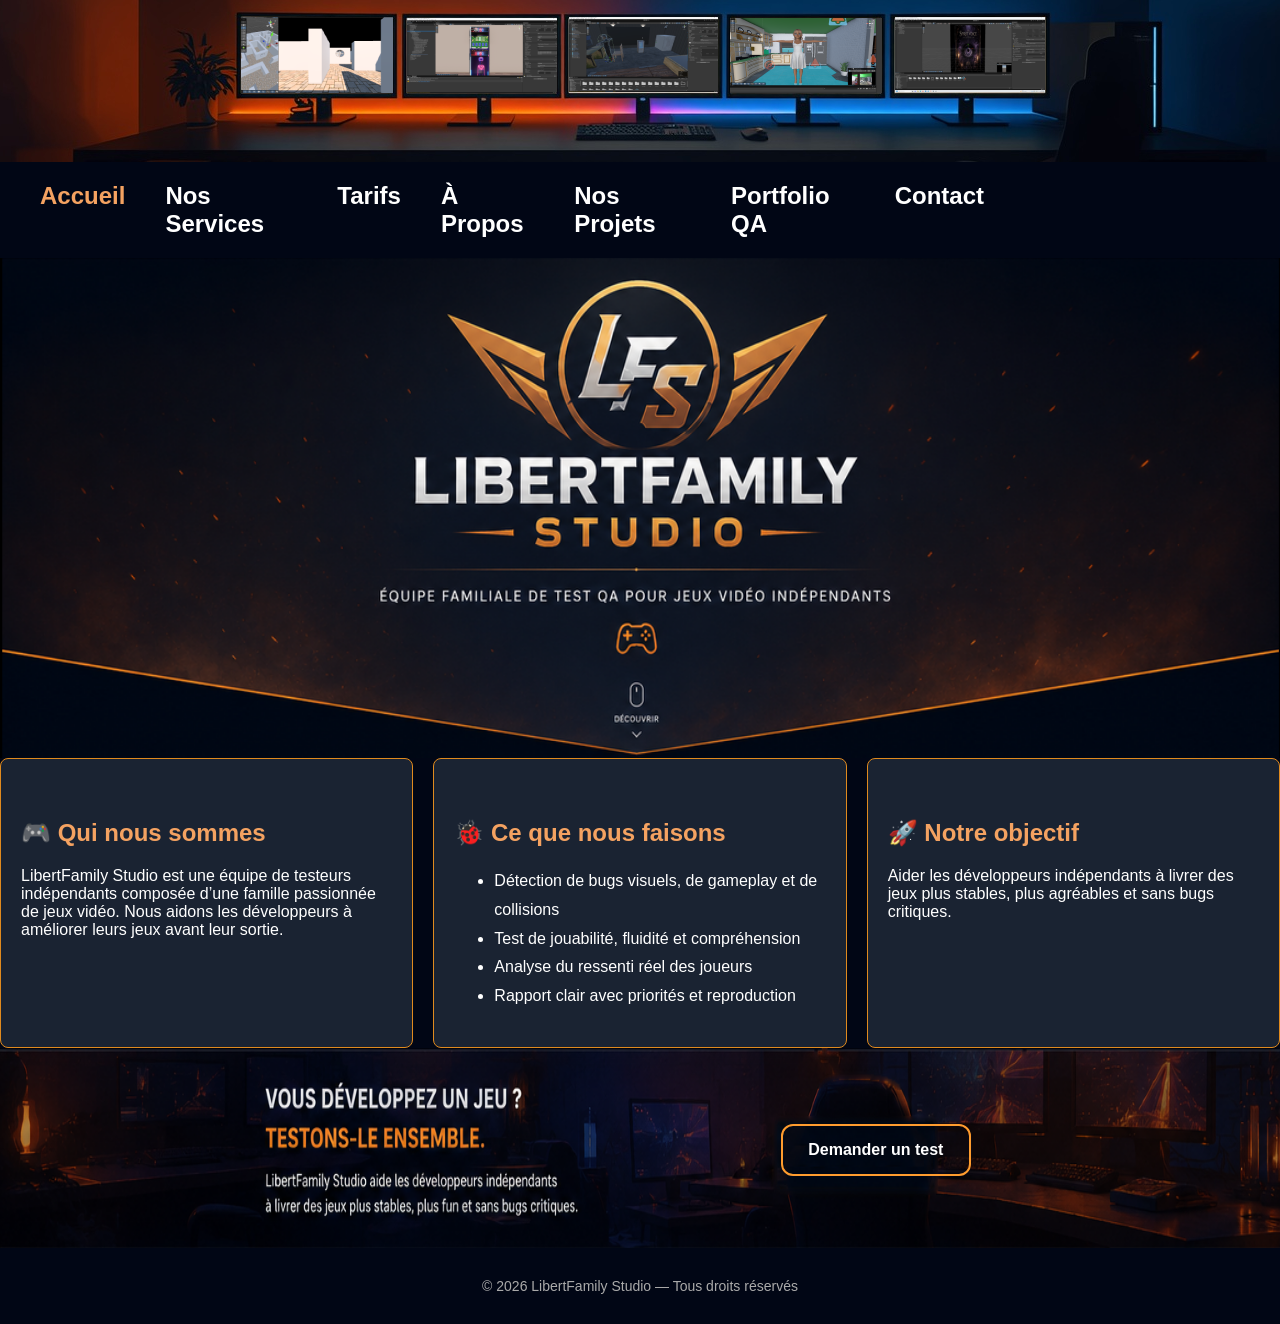
<file: index.html>
<!DOCTYPE html>
<html lang="fr">
<head>
  <meta charset="UTF-8">
  <meta name="viewport" content="width=device-width, initial-scale=1">
  <meta name="description" content="LibertFamily Studio teste les jeux vidéo indépendants en famille sur PC, Android, VR et console.">
  <title>LibertFamily Studio</title>
  <link rel="stylesheet" href="css/global.css">  <link rel="stylesheet" href="css/pages.css?v=4">
</head>
<body>
  <div class="project-strip" aria-label="Aperçu de nos projets">
    <img src="images/logopage4.png" alt="Cinq projets LibertFamily Studio affichés sur écrans">
  </div>

  <nav aria-label="Navigation principale">
    <a href="index.html" aria-current="page">Accueil</a>
    <a href="services.html">Nos Services</a>
    <a href="tarifs.html">Tarifs</a>
    <a href="apropos.html">À Propos</a>
    <a href="projets.html">Nos Projets</a>
    <a href="qa.html">Portfolio QA</a>
    <a href="contact.html">Contact</a>
  </nav>

  <header class="hero">
    <img src="images/LogoSite.png" alt="LibertFamily Studio, équipe familiale de test QA" class="hero-logo">
  </header>

  <main>
    <div class="container">
      <div class="card">
        <h2>🎮 Qui nous sommes</h2>
        <p>LibertFamily Studio est une équipe de testeurs indépendants composée d’une famille passionnée de jeux vidéo. Nous aidons les développeurs à améliorer leurs jeux avant leur sortie.</p>
      </div>

      <div class="card">
        <h2>🐞 Ce que nous faisons</h2>
        <ul>
          <li>Détection de bugs visuels, de gameplay et de collisions</li>
          <li>Test de jouabilité, fluidité et compréhension</li>
          <li>Analyse du ressenti réel des joueurs</li>
          <li>Rapport clair avec priorités et reproduction</li>
        </ul>
      </div>

      <div class="card">
        <h2>🚀 Notre objectif</h2>
        <p>Aider les développeurs indépendants à livrer des jeux plus stables, plus agréables et sans bugs critiques.</p>
      </div>
    </div>

    <section class="banderole">
      <img src="images/banderole_fixed.png" alt="Vous développez un jeu ? Testons-le ensemble." class="banderole-publicite">
      <a href="contact.html" class="btn-invisible">Demander un test</a>
    </section>
  </main>

  <footer>© 2026 LibertFamily Studio — Tous droits réservés</footer>
</body>
</html>
</file>
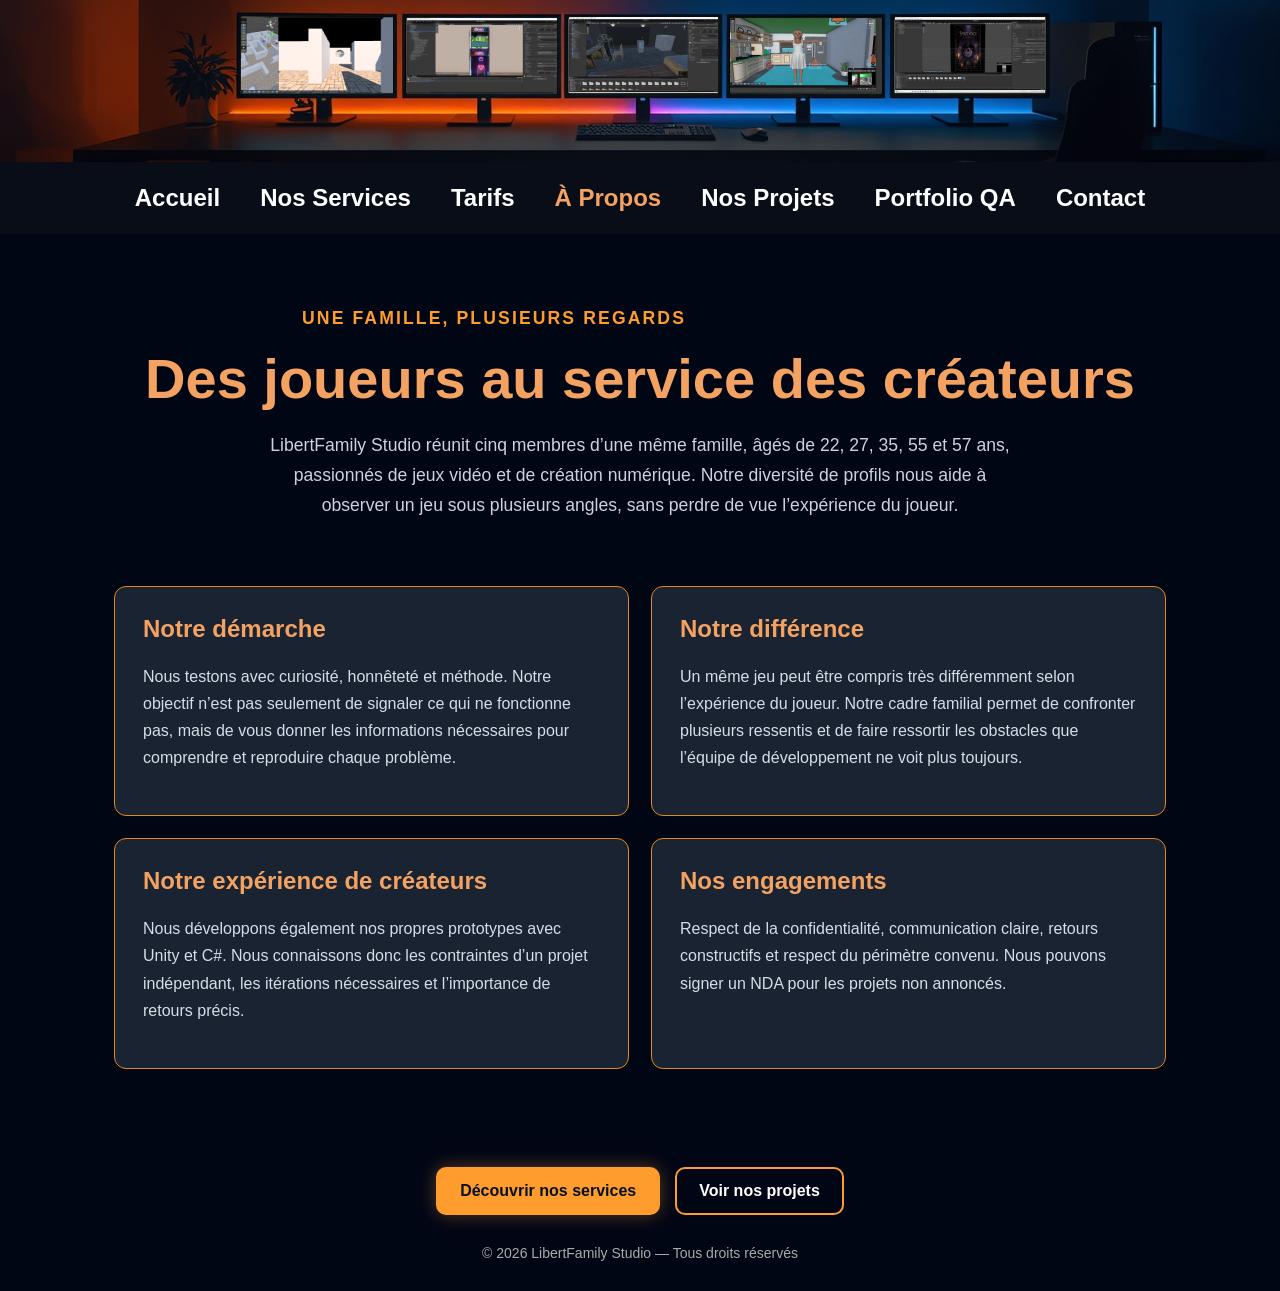
<file: apropos.html>
<!DOCTYPE html>
<html lang="fr">
<head>
  <meta charset="UTF-8">
  <meta name="viewport" content="width=device-width, initial-scale=1">
  <meta name="description" content="Découvrez LibertFamily Studio, une équipe familiale de testeurs et créateurs de jeux vidéo indépendants.">
  <title>À propos | LibertFamily Studio</title>
  <link rel="stylesheet" href="css/global.css">
  <link rel="stylesheet" href="css/pages.css?v=3">
</head>
<body>
  <div class="project-strip" aria-label="Aperçu de nos projets">
    <img src="images/logopage4.png" alt="Cinq projets LibertFamily Studio affichés sur écrans">
  </div>

  <nav class="nav-banderole" aria-label="Navigation principale">
    <a href="index.html">Accueil</a>
    <a href="services.html">Nos Services</a>
    <a href="tarifs.html">Tarifs</a>
    <a href="apropos.html" aria-current="page">À Propos</a>
    <a href="projets.html">Nos Projets</a>
    <a href="qa.html">Portfolio QA</a>
    <a href="contact.html">Contact</a>
  </nav>

  <main>
    <header class="page-header">
      <p class="eyebrow">Une famille, plusieurs regards</p>
      <h1>Des joueurs au service des créateurs</h1>
      <p>LibertFamily Studio réunit cinq membres d’une même famille, âgés de 22, 27, 35, 55 et 57 ans, passionnés de jeux vidéo et de création numérique. Notre diversité de profils nous aide à observer un jeu sous plusieurs angles, sans perdre de vue l’expérience du joueur.</p>
    </header>

    <section class="content-grid">
      <article class="info-card">
        <h2>Notre démarche</h2>
        <p>Nous testons avec curiosité, honnêteté et méthode. Notre objectif n’est pas seulement de signaler ce qui ne fonctionne pas, mais de vous donner les informations nécessaires pour comprendre et reproduire chaque problème.</p>
      </article>
      <article class="info-card">
        <h2>Notre différence</h2>
        <p>Un même jeu peut être compris très différemment selon l’expérience du joueur. Notre cadre familial permet de confronter plusieurs ressentis et de faire ressortir les obstacles que l’équipe de développement ne voit plus toujours.</p>
      </article>
      <article class="info-card">
        <h2>Notre expérience de créateurs</h2>
        <p>Nous développons également nos propres prototypes avec Unity et C#. Nous connaissons donc les contraintes d’un projet indépendant, les itérations nécessaires et l’importance de retours précis.</p>
      </article>
      <article class="info-card">
        <h2>Nos engagements</h2>
        <p>Respect de la confidentialité, communication claire, retours constructifs et respect du périmètre convenu. Nous pouvons signer un NDA pour les projets non annoncés.</p>
      </article>
    </section>

    <div class="cta-row">
      <a class="button primary" href="services.html">Découvrir nos services</a>
      <a class="button" href="projets.html">Voir nos projets</a>
    </div>
  </main>

  <footer>© 2026 LibertFamily Studio — Tous droits réservés</footer>
</body>
</html>
</file>
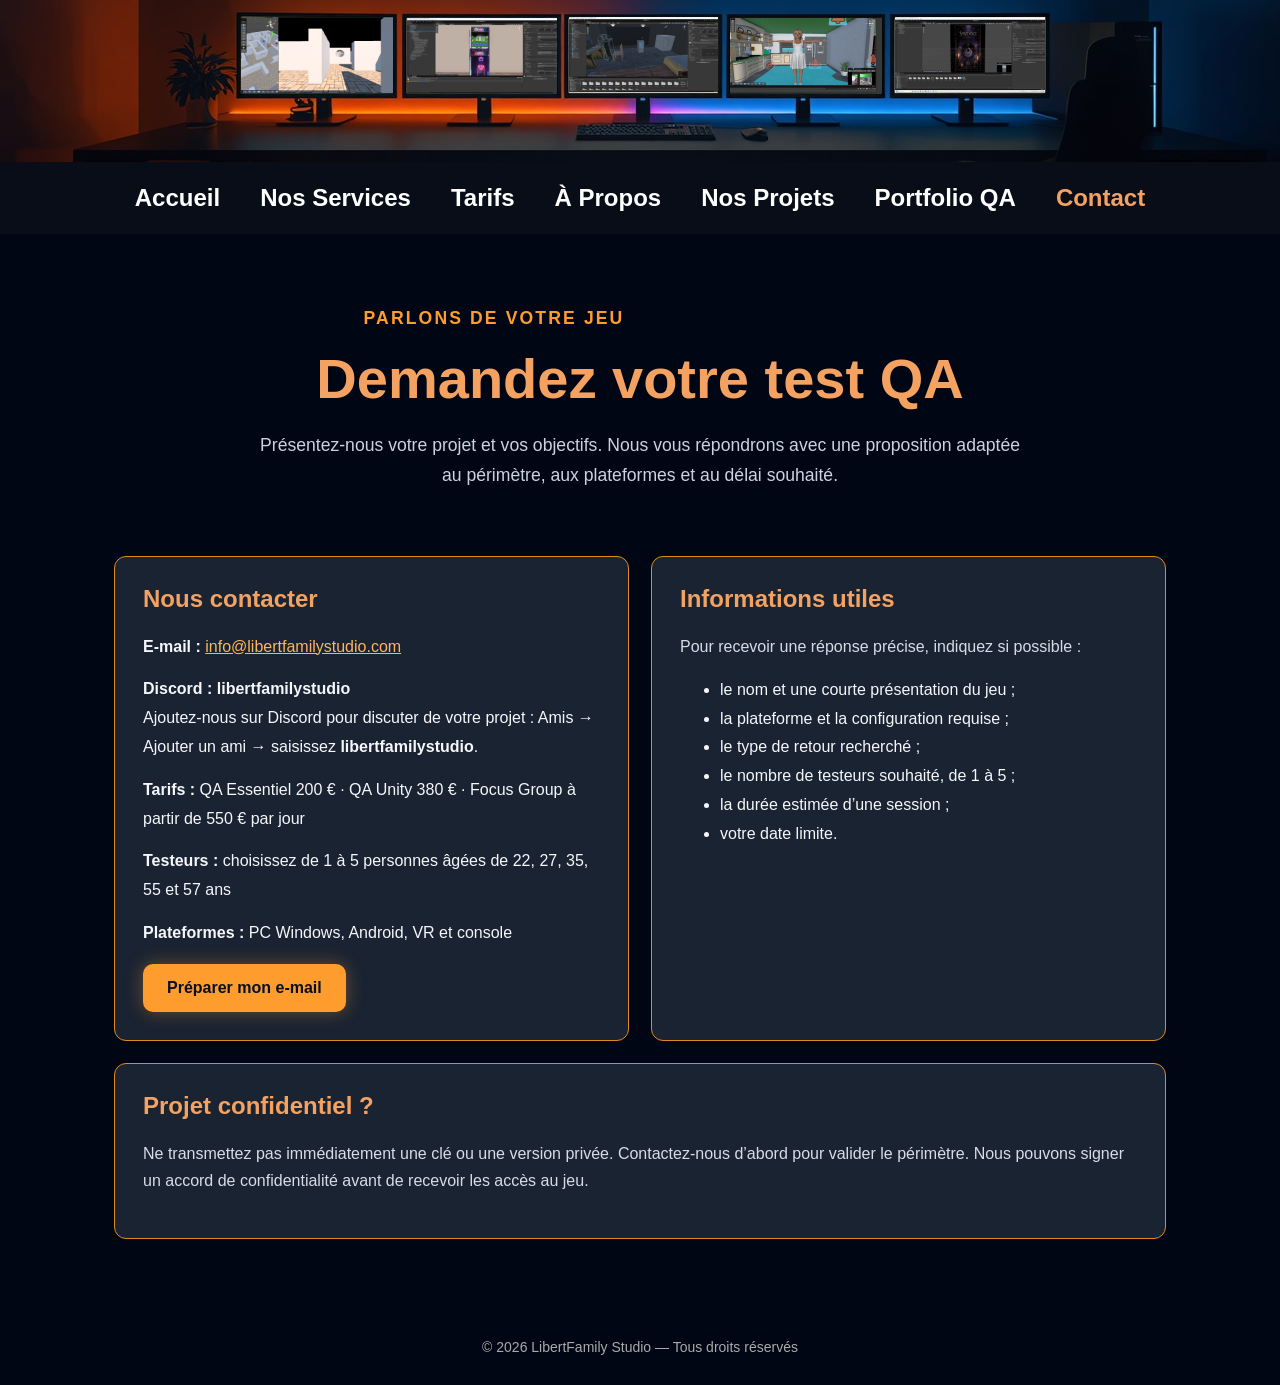
<file: contact.html>
<!DOCTYPE html>
<html lang="fr">
<head>
  <meta charset="UTF-8">
  <meta name="viewport" content="width=device-width, initial-scale=1">
  <meta name="description" content="Contactez LibertFamily Studio pour demander un test QA de votre jeu vidéo indépendant.">
  <title>Contact | LibertFamily Studio</title>
  <link rel="stylesheet" href="css/global.css">
  <link rel="stylesheet" href="css/pages.css?v=3">
</head>
<body>
  <div class="project-strip" aria-label="Aperçu de nos projets">
    <img src="images/logopage4.png" alt="Cinq projets LibertFamily Studio affichés sur écrans">
  </div>

  <nav class="nav-banderole" aria-label="Navigation principale">
    <a href="index.html">Accueil</a>
    <a href="services.html">Nos Services</a>
    <a href="tarifs.html">Tarifs</a>
    <a href="apropos.html">À Propos</a>
    <a href="projets.html">Nos Projets</a>
    <a href="qa.html">Portfolio QA</a>
    <a href="contact.html" aria-current="page">Contact</a>
  </nav>

  <main>
    <header class="page-header">
      <p class="eyebrow">Parlons de votre jeu</p>
      <h1>Demandez votre test QA</h1>
      <p>Présentez-nous votre projet et vos objectifs. Nous vous répondrons avec une proposition adaptée au périmètre, aux plateformes et au délai souhaité.</p>
    </header>

    <section class="content-grid">
      <article class="contact-card">
        <h2>Nous contacter</h2>
        <ul class="contact-list">
          <li><strong>E-mail :</strong> <a href="mailto:info@libertfamilystudio.com">info@libertfamilystudio.com</a></li>
          <li><strong>Discord :</strong> <strong>libertfamilystudio</strong><br>Ajoutez-nous sur Discord pour discuter de votre projet : Amis → Ajouter un ami → saisissez <strong>libertfamilystudio</strong>.</li>
          <li><strong>Tarifs :</strong> QA Essentiel 200 € · QA Unity 380 € · Focus Group à partir de 550 € par jour</li>
          <li><strong>Testeurs :</strong> choisissez de 1 à 5 personnes âgées de 22, 27, 35, 55 et 57 ans</li>
          <li><strong>Plateformes :</strong> PC Windows, Android, VR et console</li>
        </ul>
        <a class="button primary" href="mailto:info@libertfamilystudio.com?subject=Demande%20de%20test%20QA&body=Nom%20du%20jeu%20%3A%0APlateforme%20%3A%0AVersion%20du%20jeu%20%3A%0ANombre%20de%20testeurs%20souhait%C3%A9%20%281%20%C3%A0%205%29%20%3A%0AObjectif%20du%20test%20%3A%0AD%C3%A9lai%20souhait%C3%A9%20%3A">Préparer mon e-mail</a>
      </article>

      <article class="contact-card">
        <h2>Informations utiles</h2>
        <p>Pour recevoir une réponse précise, indiquez si possible :</p>
        <ul>
          <li>le nom et une courte présentation du jeu ;</li>
          <li>la plateforme et la configuration requise ;</li>
          <li>le type de retour recherché ;</li>
          <li>le nombre de testeurs souhaité, de 1 à 5 ;</li>
          <li>la durée estimée d’une session ;</li>
          <li>votre date limite.</li>
        </ul>
      </article>

      <article class="info-card wide">
        <h2>Projet confidentiel ?</h2>
        <p>Ne transmettez pas immédiatement une clé ou une version privée. Contactez-nous d’abord pour valider le périmètre. Nous pouvons signer un accord de confidentialité avant de recevoir les accès au jeu.</p>
      </article>
    </section>
  </main>

  <footer>© 2026 LibertFamily Studio — Tous droits réservés</footer>
</body>
</html>
</file>
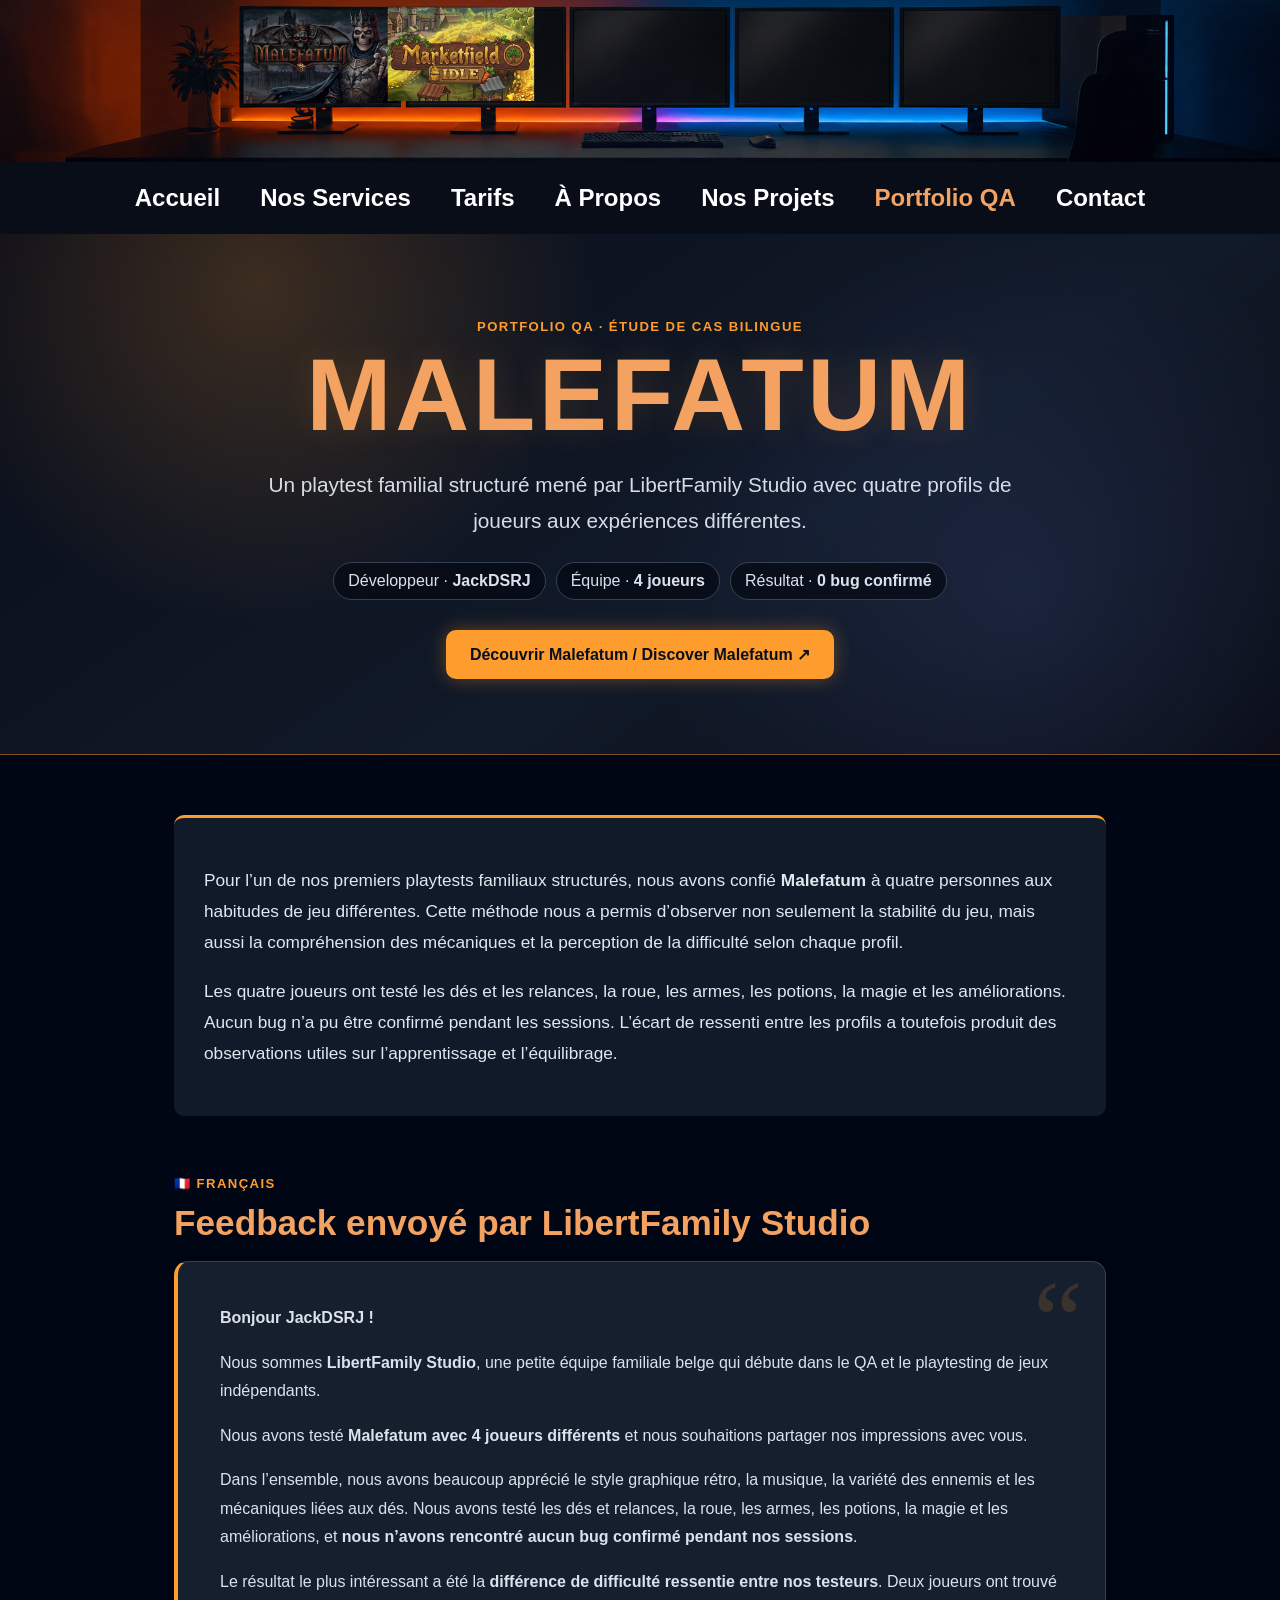
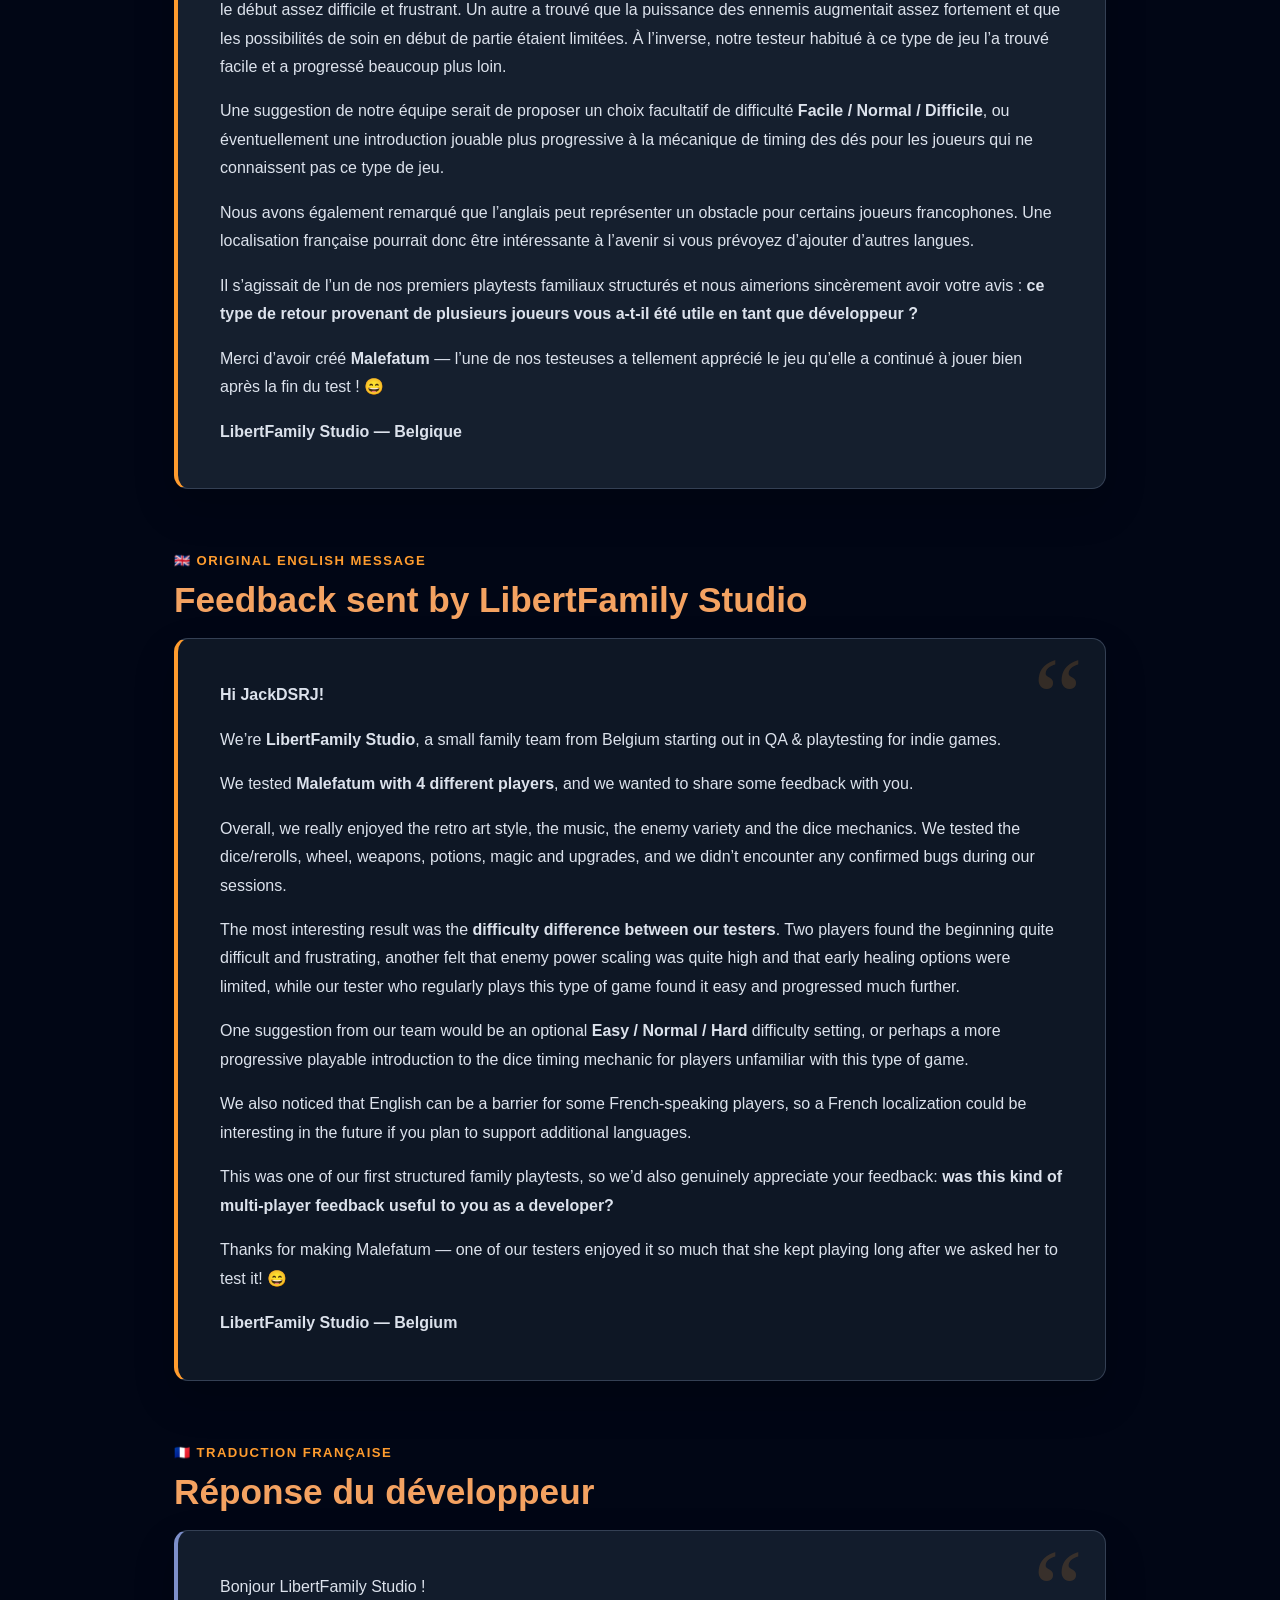
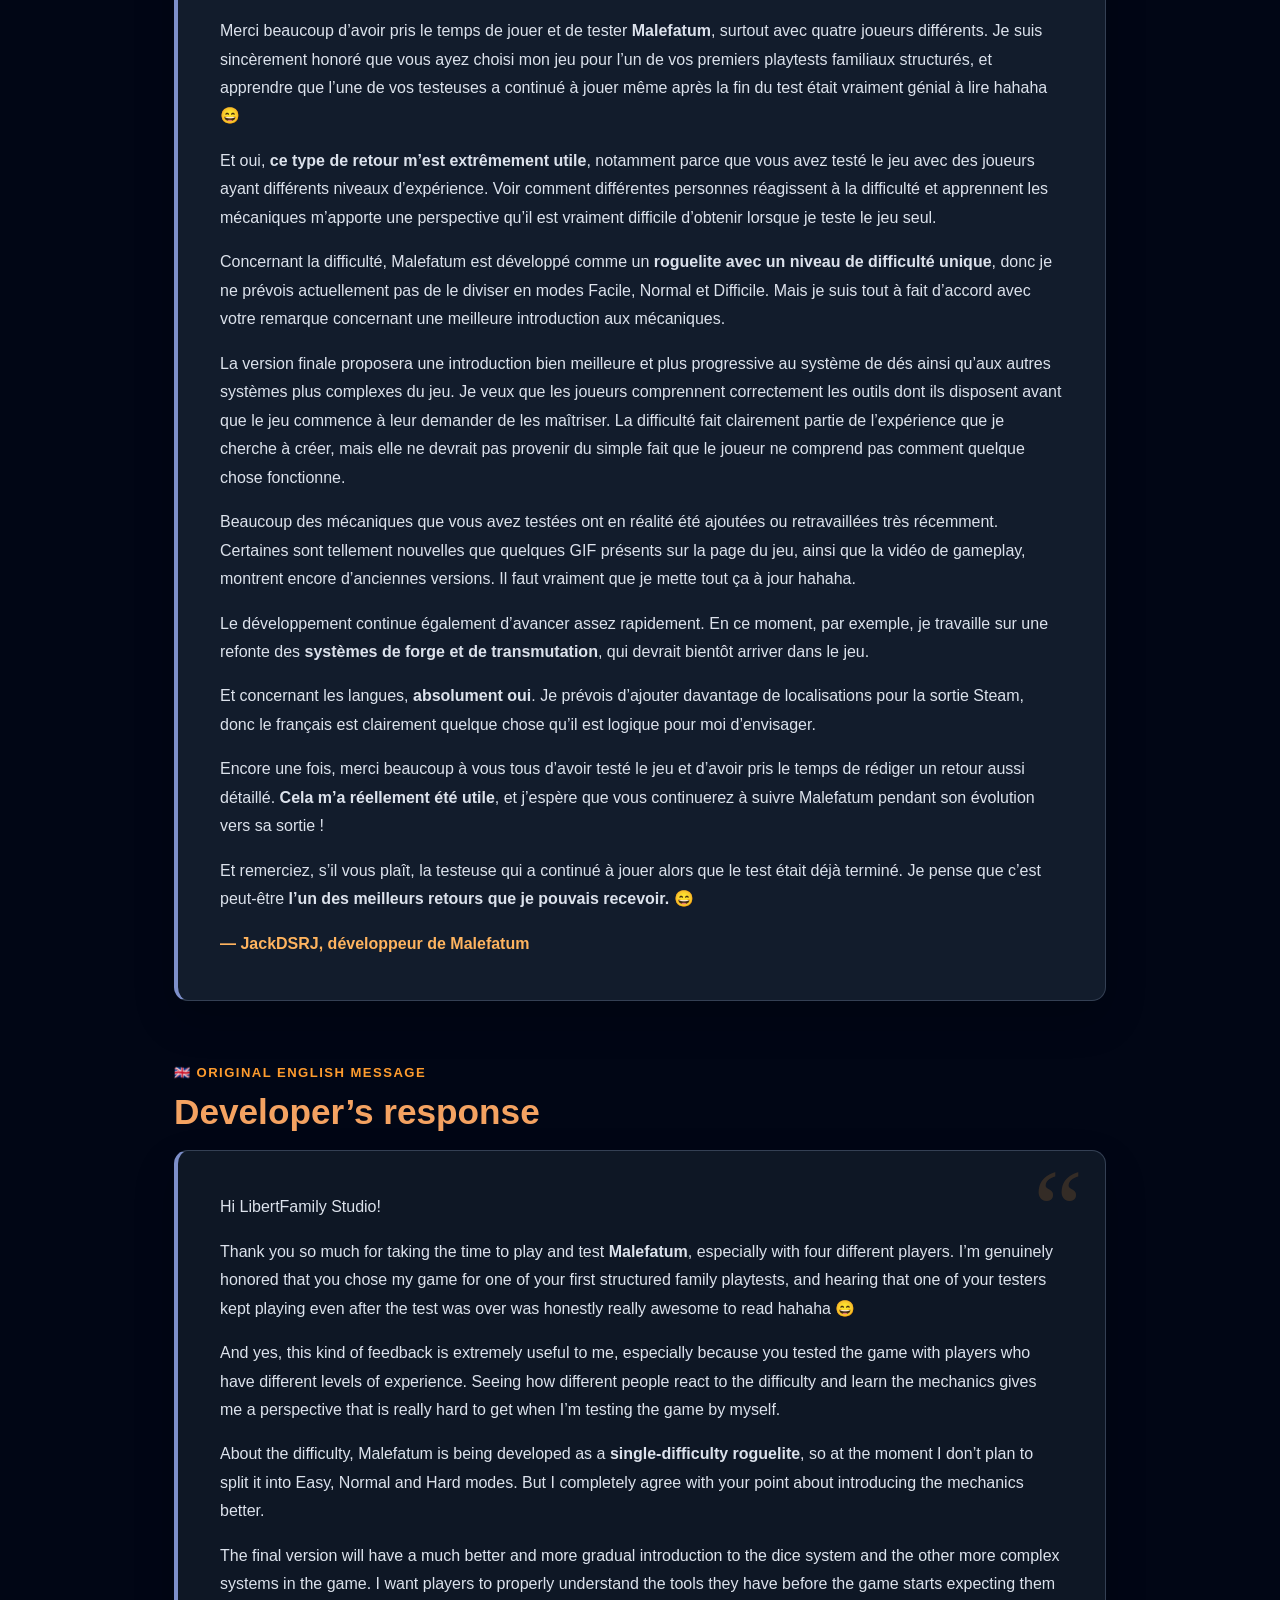
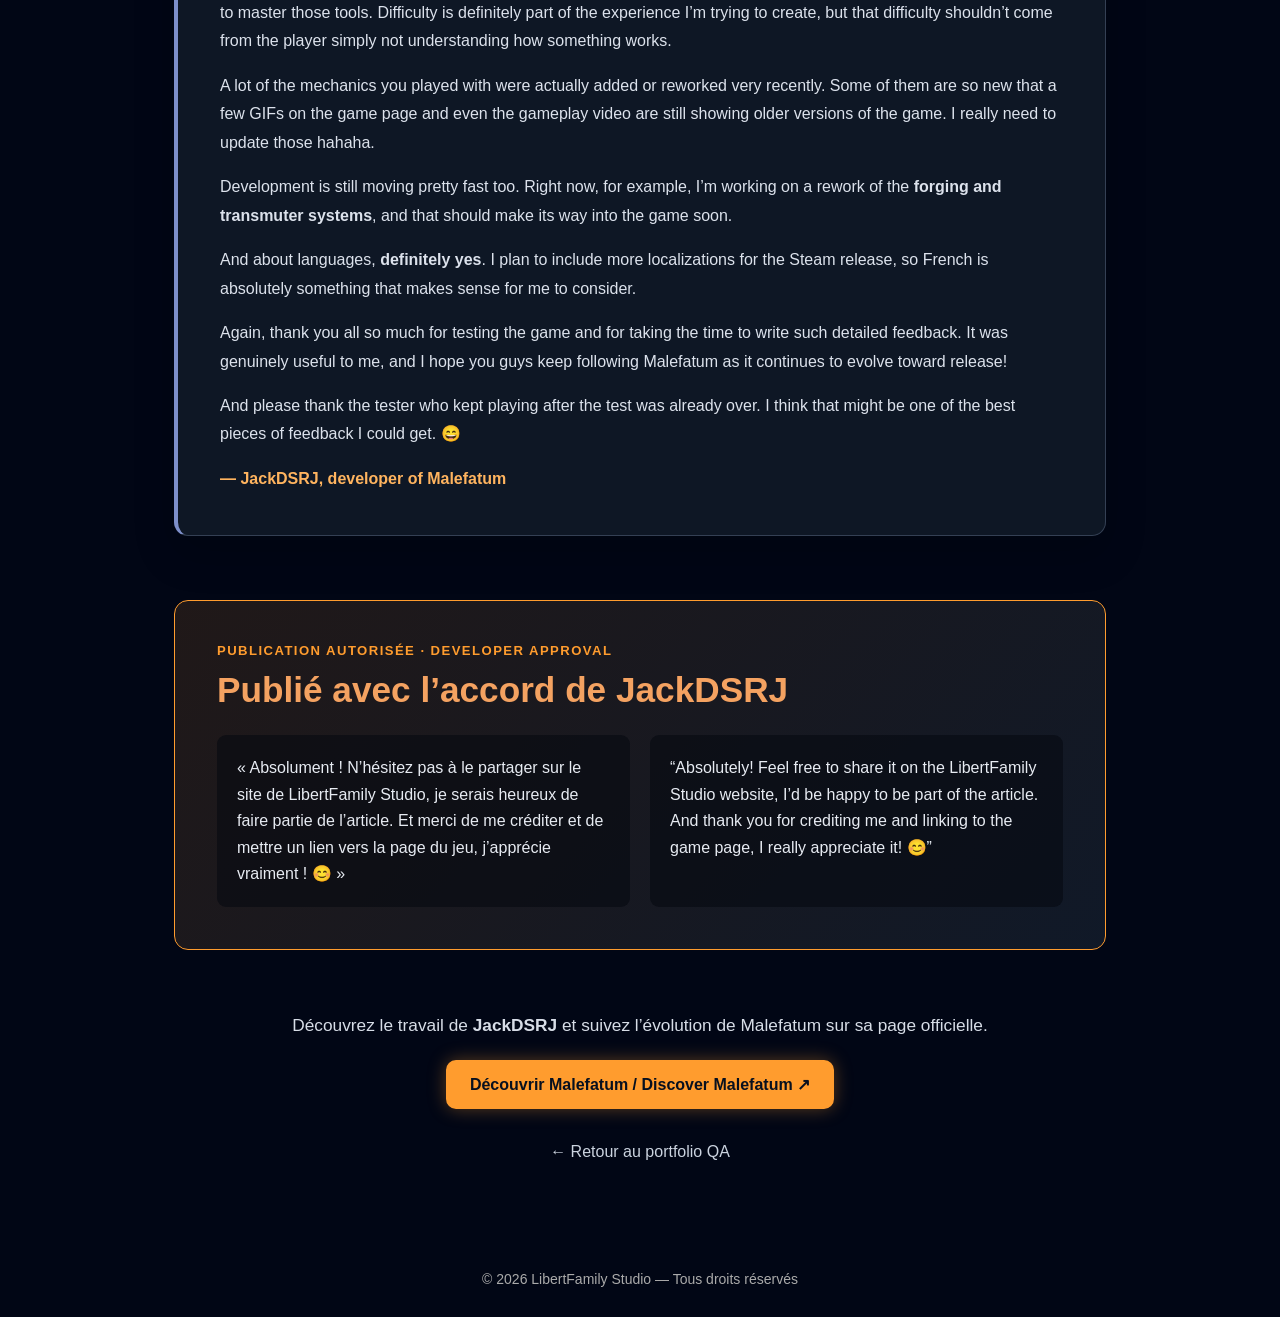
<file: malefatum-qa.html>
<!DOCTYPE html>
<html lang="fr">
<head>
  <meta charset="UTF-8">
  <meta name="viewport" content="width=device-width, initial-scale=1">
  <meta name="description" content="Étude de cas QA bilingue de LibertFamily Studio : playtest de Malefatum avec quatre profils de joueurs et réponse du développeur JackDSRJ.">
  <title>Malefatum — Étude QA | LibertFamily Studio</title>
  <link rel="stylesheet" href="css/global.css">
  <link rel="stylesheet" href="css/pages.css?v=6">
  <link rel="stylesheet" href="css/qa-article.css?v=1">
</head>
<body>
  <div class="project-strip" aria-label="Aperçu de notre portfolio QA">
    <img src="images/qa-project-strip-v4.png" alt="Malefatum affiché sur le premier écran, Marketfield sur le deuxième et trois écrans disponibles pour de futurs tests QA">
  </div>

  <nav class="nav-banderole" aria-label="Navigation principale">
    <a href="index.html">Accueil</a>
    <a href="services.html">Nos Services</a>
    <a href="tarifs.html">Tarifs</a>
    <a href="apropos.html">À Propos</a>
    <a href="projets.html">Nos Projets</a>
    <a href="qa.html" aria-current="page">Portfolio QA</a>
    <a href="contact.html">Contact</a>
  </nav>

  <main>
    <header class="qa-hero">
      <p class="eyebrow">Portfolio QA · Étude de cas bilingue</p>
      <h1>Malefatum</h1>
      <p class="lead">Un playtest familial structuré mené par LibertFamily Studio avec quatre profils de joueurs aux expériences différentes.</p>
      <div class="qa-meta" aria-label="Informations sur le test">
        <span>Développeur · <strong>JackDSRJ</strong></span>
        <span>Équipe · <strong>4 joueurs</strong></span>
        <span>Résultat · <strong>0 bug confirmé</strong></span>
      </div>
      <a class="button primary" href="https://jackdsrj.itch.io/malefatum" target="_blank" rel="noopener noreferrer">Découvrir Malefatum / Discover Malefatum ↗</a>
    </header>

    <article class="qa-article">
      <section class="qa-intro">
        <p>Pour l’un de nos premiers playtests familiaux structurés, nous avons confié <strong>Malefatum</strong> à quatre personnes aux habitudes de jeu différentes. Cette méthode nous a permis d’observer non seulement la stabilité du jeu, mais aussi la compréhension des mécaniques et la perception de la difficulté selon chaque profil.</p>
        <p>Les quatre joueurs ont testé les dés et les relances, la roue, les armes, les potions, la magie et les améliorations. Aucun bug n’a pu être confirmé pendant les sessions. L’écart de ressenti entre les profils a toutefois produit des observations utiles sur l’apprentissage et l’équilibrage.</p>
      </section>

      <section class="message-section" lang="fr">
        <div class="section-heading">
          <p class="language-label">🇫🇷 Français</p>
          <h2>Feedback envoyé par LibertFamily Studio</h2>
        </div>
        <div class="message-card team-message">
          <p><strong>Bonjour JackDSRJ !</strong></p>
          <p>Nous sommes <strong>LibertFamily Studio</strong>, une petite équipe familiale belge qui débute dans le QA et le playtesting de jeux indépendants.</p>
          <p>Nous avons testé <strong>Malefatum avec 4 joueurs différents</strong> et nous souhaitions partager nos impressions avec vous.</p>
          <p>Dans l’ensemble, nous avons beaucoup apprécié le style graphique rétro, la musique, la variété des ennemis et les mécaniques liées aux dés. Nous avons testé les dés et relances, la roue, les armes, les potions, la magie et les améliorations, et <strong>nous n’avons rencontré aucun bug confirmé pendant nos sessions</strong>.</p>
          <p>Le résultat le plus intéressant a été la <strong>différence de difficulté ressentie entre nos testeurs</strong>. Deux joueurs ont trouvé le début assez difficile et frustrant. Un autre a trouvé que la puissance des ennemis augmentait assez fortement et que les possibilités de soin en début de partie étaient limitées. À l’inverse, notre testeur habitué à ce type de jeu l’a trouvé facile et a progressé beaucoup plus loin.</p>
          <p>Une suggestion de notre équipe serait de proposer un choix facultatif de difficulté <strong>Facile / Normal / Difficile</strong>, ou éventuellement une introduction jouable plus progressive à la mécanique de timing des dés pour les joueurs qui ne connaissent pas ce type de jeu.</p>
          <p>Nous avons également remarqué que l’anglais peut représenter un obstacle pour certains joueurs francophones. Une localisation française pourrait donc être intéressante à l’avenir si vous prévoyez d’ajouter d’autres langues.</p>
          <p>Il s’agissait de l’un de nos premiers playtests familiaux structurés et nous aimerions sincèrement avoir votre avis : <strong>ce type de retour provenant de plusieurs joueurs vous a-t-il été utile en tant que développeur ?</strong></p>
          <p>Merci d’avoir créé <strong>Malefatum</strong> — l’une de nos testeuses a tellement apprécié le jeu qu’elle a continué à jouer bien après la fin du test ! 😄</p>
          <p><strong>LibertFamily Studio — Belgique</strong></p>
        </div>
      </section>

      <section class="message-section" lang="en">
        <div class="section-heading">
          <p class="language-label">🇬🇧 Original English message</p>
          <h2>Feedback sent by LibertFamily Studio</h2>
        </div>
        <div class="message-card team-message original">
          <p><strong>Hi JackDSRJ!</strong></p>
          <p>We’re <strong>LibertFamily Studio</strong>, a small family team from Belgium starting out in QA &amp; playtesting for indie games.</p>
          <p>We tested <strong>Malefatum with 4 different players</strong>, and we wanted to share some feedback with you.</p>
          <p>Overall, we really enjoyed the retro art style, the music, the enemy variety and the dice mechanics. We tested the dice/rerolls, wheel, weapons, potions, magic and upgrades, and we didn’t encounter any confirmed bugs during our sessions.</p>
          <p>The most interesting result was the <strong>difficulty difference between our testers</strong>. Two players found the beginning quite difficult and frustrating, another felt that enemy power scaling was quite high and that early healing options were limited, while our tester who regularly plays this type of game found it easy and progressed much further.</p>
          <p>One suggestion from our team would be an optional <strong>Easy / Normal / Hard</strong> difficulty setting, or perhaps a more progressive playable introduction to the dice timing mechanic for players unfamiliar with this type of game.</p>
          <p>We also noticed that English can be a barrier for some French-speaking players, so a French localization could be interesting in the future if you plan to support additional languages.</p>
          <p>This was one of our first structured family playtests, so we’d also genuinely appreciate your feedback: <strong>was this kind of multi-player feedback useful to you as a developer?</strong></p>
          <p>Thanks for making Malefatum — one of our testers enjoyed it so much that she kept playing long after we asked her to test it! 😄</p>
          <p><strong>LibertFamily Studio — Belgium</strong></p>
        </div>
      </section>

      <section class="message-section" lang="fr">
        <div class="section-heading">
          <p class="language-label">🇫🇷 Traduction française</p>
          <h2>Réponse du développeur</h2>
        </div>
        <div class="message-card developer-message">
          <p>Bonjour LibertFamily Studio !</p>
          <p>Merci beaucoup d’avoir pris le temps de jouer et de tester <strong>Malefatum</strong>, surtout avec quatre joueurs différents. Je suis sincèrement honoré que vous ayez choisi mon jeu pour l’un de vos premiers playtests familiaux structurés, et apprendre que l’une de vos testeuses a continué à jouer même après la fin du test était vraiment génial à lire hahaha 😄</p>
          <p>Et oui, <strong>ce type de retour m’est extrêmement utile</strong>, notamment parce que vous avez testé le jeu avec des joueurs ayant différents niveaux d’expérience. Voir comment différentes personnes réagissent à la difficulté et apprennent les mécaniques m’apporte une perspective qu’il est vraiment difficile d’obtenir lorsque je teste le jeu seul.</p>
          <p>Concernant la difficulté, Malefatum est développé comme un <strong>roguelite avec un niveau de difficulté unique</strong>, donc je ne prévois actuellement pas de le diviser en modes Facile, Normal et Difficile. Mais je suis tout à fait d’accord avec votre remarque concernant une meilleure introduction aux mécaniques.</p>
          <p>La version finale proposera une introduction bien meilleure et plus progressive au système de dés ainsi qu’aux autres systèmes plus complexes du jeu. Je veux que les joueurs comprennent correctement les outils dont ils disposent avant que le jeu commence à leur demander de les maîtriser. La difficulté fait clairement partie de l’expérience que je cherche à créer, mais elle ne devrait pas provenir du simple fait que le joueur ne comprend pas comment quelque chose fonctionne.</p>
          <p>Beaucoup des mécaniques que vous avez testées ont en réalité été ajoutées ou retravaillées très récemment. Certaines sont tellement nouvelles que quelques GIF présents sur la page du jeu, ainsi que la vidéo de gameplay, montrent encore d’anciennes versions. Il faut vraiment que je mette tout ça à jour hahaha.</p>
          <p>Le développement continue également d’avancer assez rapidement. En ce moment, par exemple, je travaille sur une refonte des <strong>systèmes de forge et de transmutation</strong>, qui devrait bientôt arriver dans le jeu.</p>
          <p>Et concernant les langues, <strong>absolument oui</strong>. Je prévois d’ajouter davantage de localisations pour la sortie Steam, donc le français est clairement quelque chose qu’il est logique pour moi d’envisager.</p>
          <p>Encore une fois, merci beaucoup à vous tous d’avoir testé le jeu et d’avoir pris le temps de rédiger un retour aussi détaillé. <strong>Cela m’a réellement été utile</strong>, et j’espère que vous continuerez à suivre Malefatum pendant son évolution vers sa sortie !</p>
          <p>Et remerciez, s’il vous plaît, la testeuse qui a continué à jouer alors que le test était déjà terminé. Je pense que c’est peut-être <strong>l’un des meilleurs retours que je pouvais recevoir.</strong> 😄</p>
          <p class="signature">— JackDSRJ, développeur de Malefatum</p>
        </div>
      </section>

      <section class="message-section" lang="en">
        <div class="section-heading">
          <p class="language-label">🇬🇧 Original English message</p>
          <h2>Developer’s response</h2>
        </div>
        <div class="message-card developer-message original">
          <p>Hi LibertFamily Studio!</p>
          <p>Thank you so much for taking the time to play and test <strong>Malefatum</strong>, especially with four different players. I’m genuinely honored that you chose my game for one of your first structured family playtests, and hearing that one of your testers kept playing even after the test was over was honestly really awesome to read hahaha 😄</p>
          <p>And yes, this kind of feedback is extremely useful to me, especially because you tested the game with players who have different levels of experience. Seeing how different people react to the difficulty and learn the mechanics gives me a perspective that is really hard to get when I’m testing the game by myself.</p>
          <p>About the difficulty, Malefatum is being developed as a <strong>single-difficulty roguelite</strong>, so at the moment I don’t plan to split it into Easy, Normal and Hard modes. But I completely agree with your point about introducing the mechanics better.</p>
          <p>The final version will have a much better and more gradual introduction to the dice system and the other more complex systems in the game. I want players to properly understand the tools they have before the game starts expecting them to master those tools. Difficulty is definitely part of the experience I’m trying to create, but that difficulty shouldn’t come from the player simply not understanding how something works.</p>
          <p>A lot of the mechanics you played with were actually added or reworked very recently. Some of them are so new that a few GIFs on the game page and even the gameplay video are still showing older versions of the game. I really need to update those hahaha.</p>
          <p>Development is still moving pretty fast too. Right now, for example, I’m working on a rework of the <strong>forging and transmuter systems</strong>, and that should make its way into the game soon.</p>
          <p>And about languages, <strong>definitely yes</strong>. I plan to include more localizations for the Steam release, so French is absolutely something that makes sense for me to consider.</p>
          <p>Again, thank you all so much for testing the game and for taking the time to write such detailed feedback. It was genuinely useful to me, and I hope you guys keep following Malefatum as it continues to evolve toward release!</p>
          <p>And please thank the tester who kept playing after the test was already over. I think that might be one of the best pieces of feedback I could get. 😄</p>
          <p class="signature">— JackDSRJ, developer of Malefatum</p>
        </div>
      </section>

      <aside class="approval-box">
        <div>
          <p class="language-label">Publication autorisée · Developer approval</p>
          <h2>Publié avec l’accord de JackDSRJ</h2>
        </div>
        <div class="approval-quotes">
          <blockquote lang="fr">« Absolument ! N’hésitez pas à le partager sur le site de LibertFamily Studio, je serais heureux de faire partie de l’article. Et merci de me créditer et de mettre un lien vers la page du jeu, j’apprécie vraiment ! 😊 »</blockquote>
          <blockquote lang="en">“Absolutely! Feel free to share it on the LibertFamily Studio website, I’d be happy to be part of the article. And thank you for crediting me and linking to the game page, I really appreciate it! 😊”</blockquote>
        </div>
      </aside>

      <div class="final-cta">
        <p>Découvrez le travail de <strong>JackDSRJ</strong> et suivez l’évolution de Malefatum sur sa page officielle.</p>
        <a class="button primary" href="https://jackdsrj.itch.io/malefatum" target="_blank" rel="noopener noreferrer">Découvrir Malefatum / Discover Malefatum ↗</a>
        <a class="back-link" href="qa.html">← Retour au portfolio QA</a>
      </div>
    </article>
  </main>

  <footer>© 2026 LibertFamily Studio — Tous droits réservés</footer>
</body>
</html>
</file>
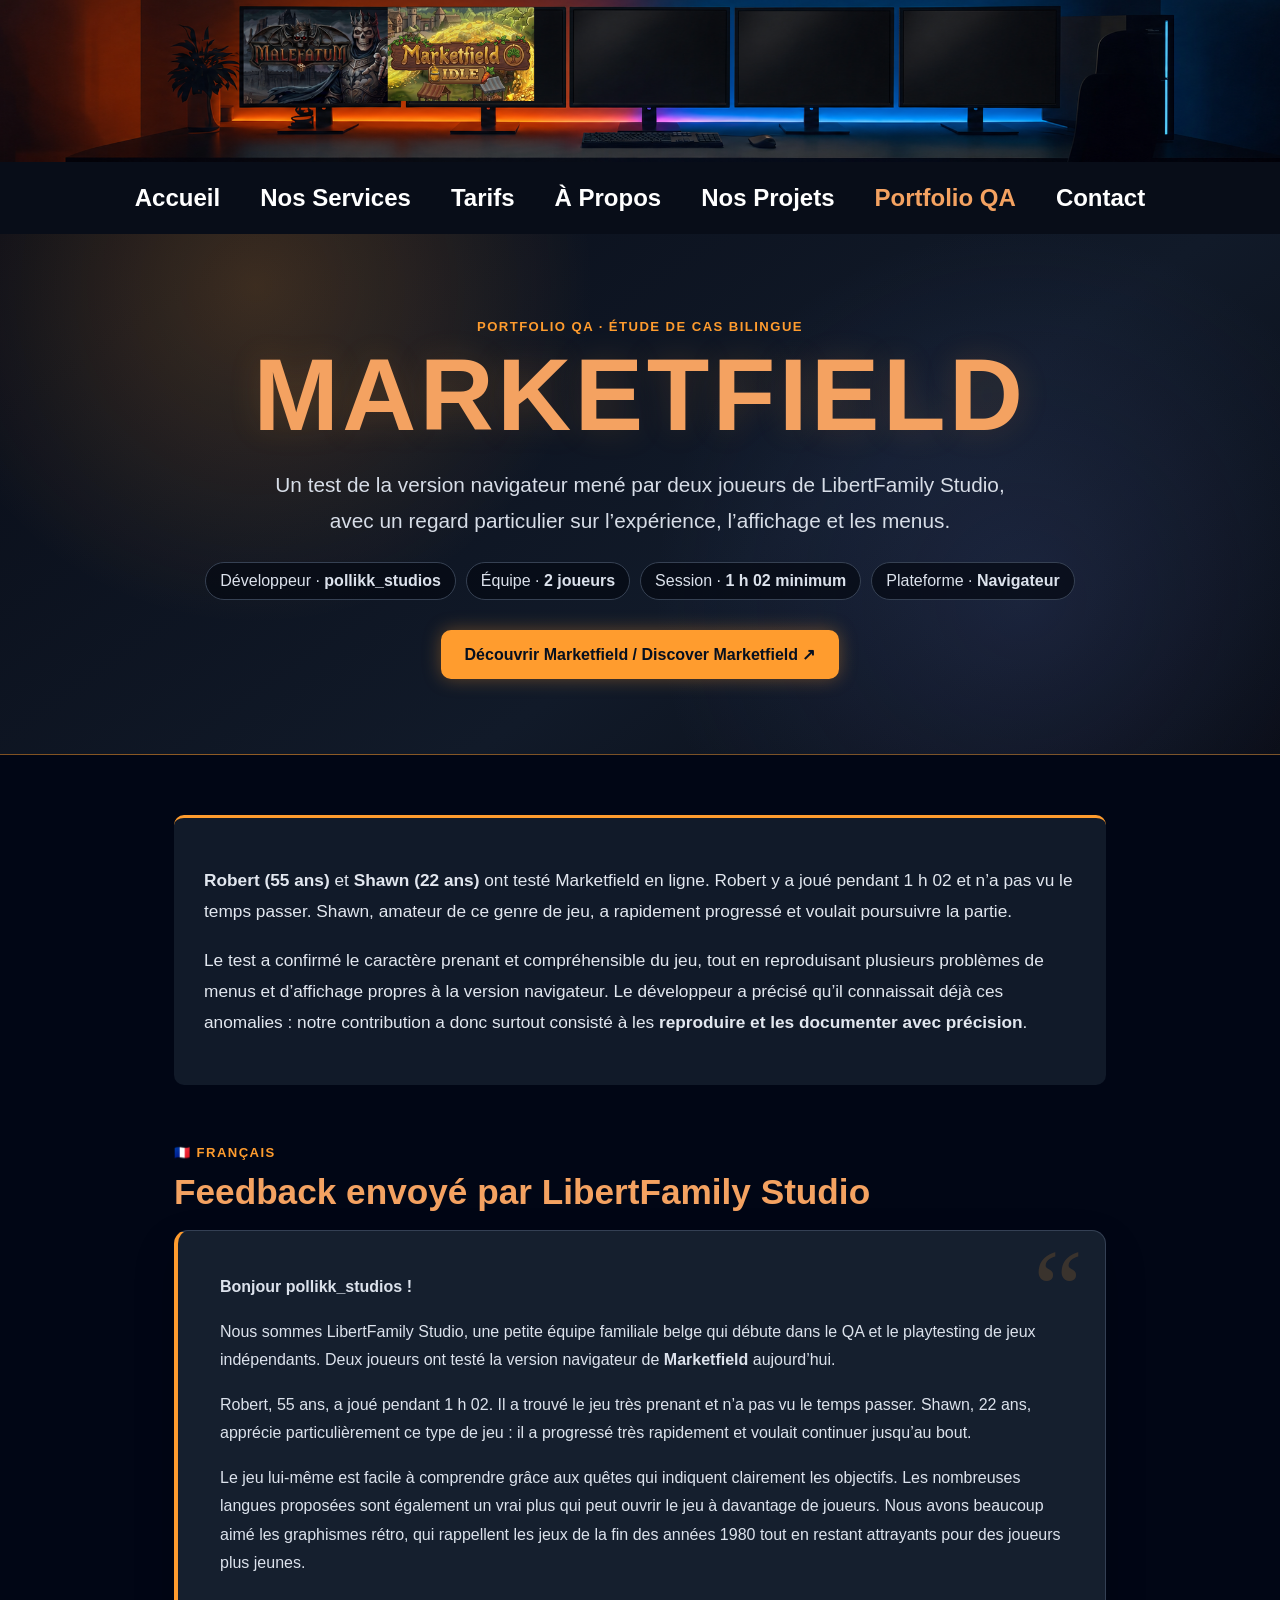
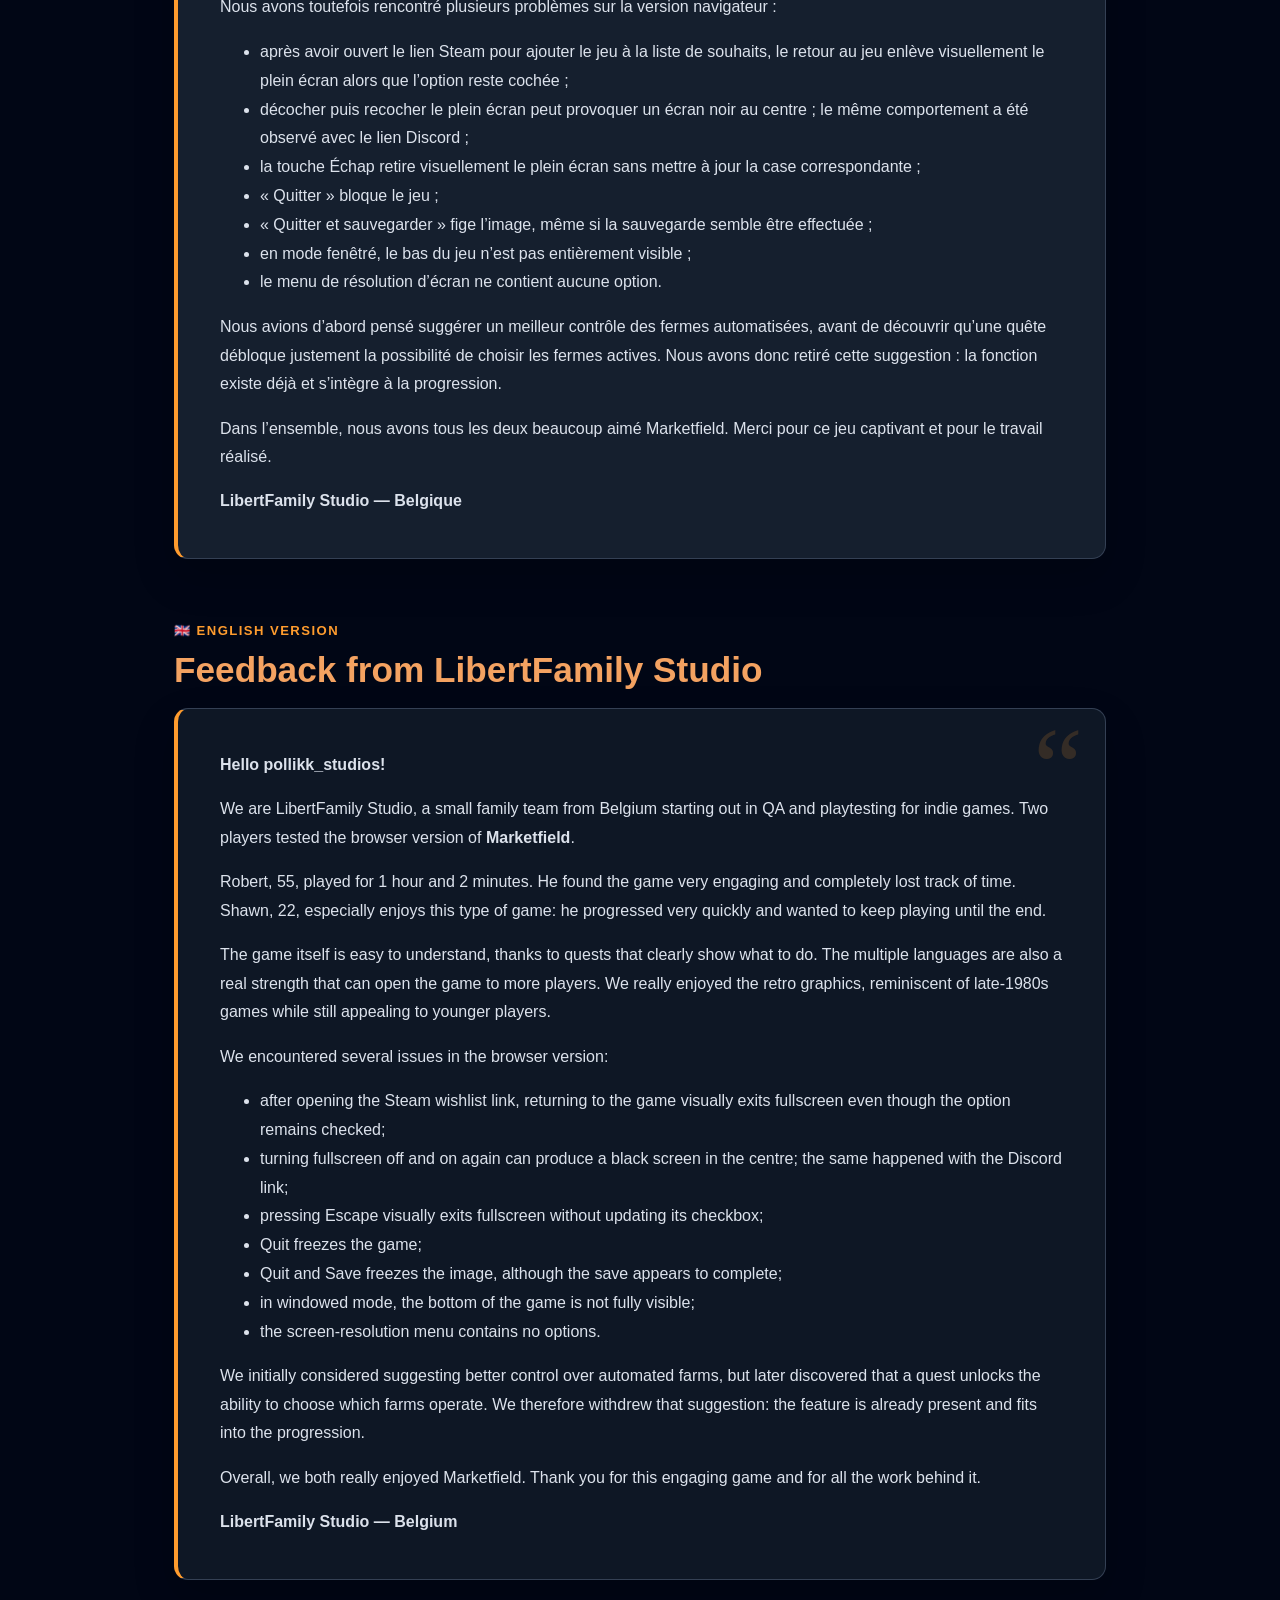
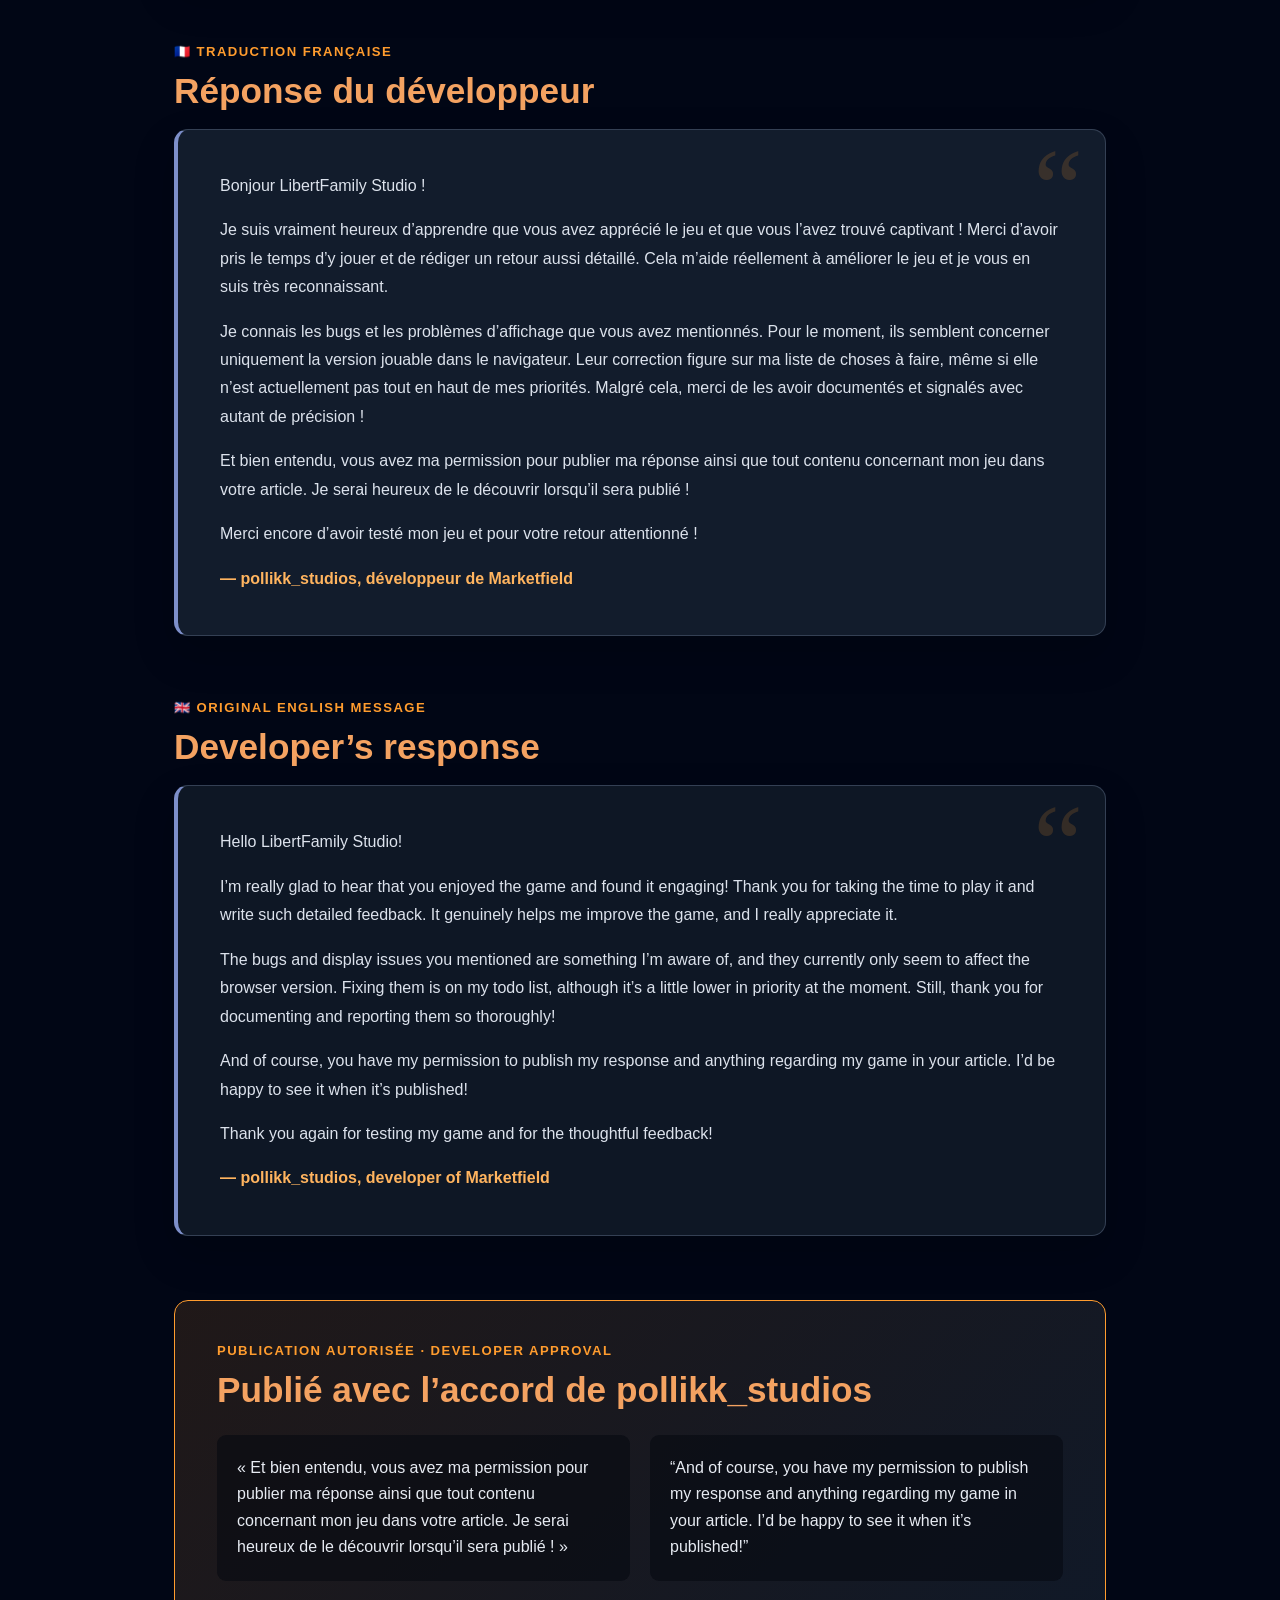
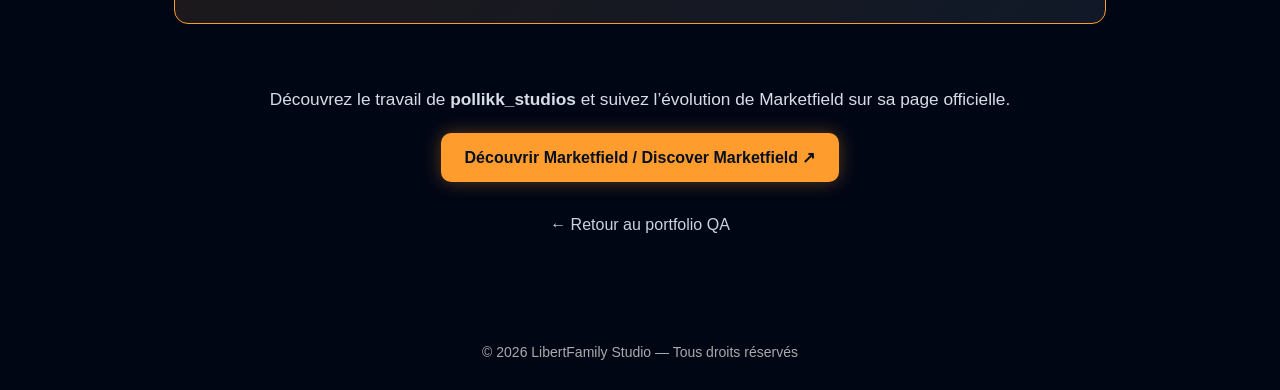
<file: marketfield-qa.html>
<!DOCTYPE html>
<html lang="fr">
<head>
  <meta charset="UTF-8">
  <meta name="viewport" content="width=device-width, initial-scale=1">
  <meta name="description" content="Étude de cas QA bilingue de LibertFamily Studio : test de Marketfield par deux joueurs et réponse du développeur pollikk_studios.">
  <title>Marketfield — Étude QA | LibertFamily Studio</title>
  <link rel="stylesheet" href="css/global.css">
  <link rel="stylesheet" href="css/pages.css?v=6">
  <link rel="stylesheet" href="css/qa-article.css?v=1">
</head>
<body>
  <div class="project-strip" aria-label="Aperçu de notre portfolio QA">
    <img src="images/qa-project-strip-v4.png" alt="Malefatum affiché sur le premier écran, Marketfield sur le deuxième et trois écrans disponibles pour de futurs tests QA">
  </div>

  <nav class="nav-banderole" aria-label="Navigation principale">
    <a href="index.html">Accueil</a>
    <a href="services.html">Nos Services</a>
    <a href="tarifs.html">Tarifs</a>
    <a href="apropos.html">À Propos</a>
    <a href="projets.html">Nos Projets</a>
    <a href="qa.html" aria-current="page">Portfolio QA</a>
    <a href="contact.html">Contact</a>
  </nav>

  <main>
    <header class="qa-hero">
      <p class="eyebrow">Portfolio QA · Étude de cas bilingue</p>
      <h1>Marketfield</h1>
      <p class="lead">Un test de la version navigateur mené par deux joueurs de LibertFamily Studio, avec un regard particulier sur l’expérience, l’affichage et les menus.</p>
      <div class="qa-meta" aria-label="Informations sur le test">
        <span>Développeur · <strong>pollikk_studios</strong></span>
        <span>Équipe · <strong>2 joueurs</strong></span>
        <span>Session · <strong>1 h 02 minimum</strong></span>
        <span>Plateforme · <strong>Navigateur</strong></span>
      </div>
      <a class="button primary" href="https://pollikk-studios.itch.io/marketfield" target="_blank" rel="noopener noreferrer">Découvrir Marketfield / Discover Marketfield ↗</a>
    </header>

    <article class="qa-article">
      <section class="qa-intro">
        <p><strong>Robert (55 ans)</strong> et <strong>Shawn (22 ans)</strong> ont testé Marketfield en ligne. Robert y a joué pendant 1 h 02 et n’a pas vu le temps passer. Shawn, amateur de ce genre de jeu, a rapidement progressé et voulait poursuivre la partie.</p>
        <p>Le test a confirmé le caractère prenant et compréhensible du jeu, tout en reproduisant plusieurs problèmes de menus et d’affichage propres à la version navigateur. Le développeur a précisé qu’il connaissait déjà ces anomalies : notre contribution a donc surtout consisté à les <strong>reproduire et les documenter avec précision</strong>.</p>
      </section>

      <section class="message-section" lang="fr">
        <div class="section-heading">
          <p class="language-label">🇫🇷 Français</p>
          <h2>Feedback envoyé par LibertFamily Studio</h2>
        </div>
        <div class="message-card team-message">
          <p><strong>Bonjour pollikk_studios !</strong></p>
          <p>Nous sommes LibertFamily Studio, une petite équipe familiale belge qui débute dans le QA et le playtesting de jeux indépendants. Deux joueurs ont testé la version navigateur de <strong>Marketfield</strong> aujourd’hui.</p>
          <p>Robert, 55 ans, a joué pendant 1 h 02. Il a trouvé le jeu très prenant et n’a pas vu le temps passer. Shawn, 22 ans, apprécie particulièrement ce type de jeu : il a progressé très rapidement et voulait continuer jusqu’au bout.</p>
          <p>Le jeu lui-même est facile à comprendre grâce aux quêtes qui indiquent clairement les objectifs. Les nombreuses langues proposées sont également un vrai plus qui peut ouvrir le jeu à davantage de joueurs. Nous avons beaucoup aimé les graphismes rétro, qui rappellent les jeux de la fin des années 1980 tout en restant attrayants pour des joueurs plus jeunes.</p>
          <p>Nous avons toutefois rencontré plusieurs problèmes sur la version navigateur :</p>
          <ul>
            <li>après avoir ouvert le lien Steam pour ajouter le jeu à la liste de souhaits, le retour au jeu enlève visuellement le plein écran alors que l’option reste cochée ;</li>
            <li>décocher puis recocher le plein écran peut provoquer un écran noir au centre ; le même comportement a été observé avec le lien Discord ;</li>
            <li>la touche Échap retire visuellement le plein écran sans mettre à jour la case correspondante ;</li>
            <li>« Quitter » bloque le jeu ;</li>
            <li>« Quitter et sauvegarder » fige l’image, même si la sauvegarde semble être effectuée ;</li>
            <li>en mode fenêtré, le bas du jeu n’est pas entièrement visible ;</li>
            <li>le menu de résolution d’écran ne contient aucune option.</li>
          </ul>
          <p>Nous avions d’abord pensé suggérer un meilleur contrôle des fermes automatisées, avant de découvrir qu’une quête débloque justement la possibilité de choisir les fermes actives. Nous avons donc retiré cette suggestion : la fonction existe déjà et s’intègre à la progression.</p>
          <p>Dans l’ensemble, nous avons tous les deux beaucoup aimé Marketfield. Merci pour ce jeu captivant et pour le travail réalisé.</p>
          <p><strong>LibertFamily Studio — Belgique</strong></p>
        </div>
      </section>

      <section class="message-section" lang="en">
        <div class="section-heading">
          <p class="language-label">🇬🇧 English version</p>
          <h2>Feedback from LibertFamily Studio</h2>
        </div>
        <div class="message-card team-message original">
          <p><strong>Hello pollikk_studios!</strong></p>
          <p>We are LibertFamily Studio, a small family team from Belgium starting out in QA and playtesting for indie games. Two players tested the browser version of <strong>Marketfield</strong>.</p>
          <p>Robert, 55, played for 1 hour and 2 minutes. He found the game very engaging and completely lost track of time. Shawn, 22, especially enjoys this type of game: he progressed very quickly and wanted to keep playing until the end.</p>
          <p>The game itself is easy to understand, thanks to quests that clearly show what to do. The multiple languages are also a real strength that can open the game to more players. We really enjoyed the retro graphics, reminiscent of late-1980s games while still appealing to younger players.</p>
          <p>We encountered several issues in the browser version:</p>
          <ul>
            <li>after opening the Steam wishlist link, returning to the game visually exits fullscreen even though the option remains checked;</li>
            <li>turning fullscreen off and on again can produce a black screen in the centre; the same happened with the Discord link;</li>
            <li>pressing Escape visually exits fullscreen without updating its checkbox;</li>
            <li>Quit freezes the game;</li>
            <li>Quit and Save freezes the image, although the save appears to complete;</li>
            <li>in windowed mode, the bottom of the game is not fully visible;</li>
            <li>the screen-resolution menu contains no options.</li>
          </ul>
          <p>We initially considered suggesting better control over automated farms, but later discovered that a quest unlocks the ability to choose which farms operate. We therefore withdrew that suggestion: the feature is already present and fits into the progression.</p>
          <p>Overall, we both really enjoyed Marketfield. Thank you for this engaging game and for all the work behind it.</p>
          <p><strong>LibertFamily Studio — Belgium</strong></p>
        </div>
      </section>

      <section class="message-section" lang="fr">
        <div class="section-heading">
          <p class="language-label">🇫🇷 Traduction française</p>
          <h2>Réponse du développeur</h2>
        </div>
        <div class="message-card developer-message">
          <p>Bonjour LibertFamily Studio !</p>
          <p>Je suis vraiment heureux d’apprendre que vous avez apprécié le jeu et que vous l’avez trouvé captivant ! Merci d’avoir pris le temps d’y jouer et de rédiger un retour aussi détaillé. Cela m’aide réellement à améliorer le jeu et je vous en suis très reconnaissant.</p>
          <p>Je connais les bugs et les problèmes d’affichage que vous avez mentionnés. Pour le moment, ils semblent concerner uniquement la version jouable dans le navigateur. Leur correction figure sur ma liste de choses à faire, même si elle n’est actuellement pas tout en haut de mes priorités. Malgré cela, merci de les avoir documentés et signalés avec autant de précision !</p>
          <p>Et bien entendu, vous avez ma permission pour publier ma réponse ainsi que tout contenu concernant mon jeu dans votre article. Je serai heureux de le découvrir lorsqu’il sera publié !</p>
          <p>Merci encore d’avoir testé mon jeu et pour votre retour attentionné !</p>
          <p class="signature">— pollikk_studios, développeur de Marketfield</p>
        </div>
      </section>

      <section class="message-section" lang="en">
        <div class="section-heading">
          <p class="language-label">🇬🇧 Original English message</p>
          <h2>Developer’s response</h2>
        </div>
        <div class="message-card developer-message original">
          <p>Hello LibertFamily Studio!</p>
          <p>I’m really glad to hear that you enjoyed the game and found it engaging! Thank you for taking the time to play it and write such detailed feedback. It genuinely helps me improve the game, and I really appreciate it.</p>
          <p>The bugs and display issues you mentioned are something I’m aware of, and they currently only seem to affect the browser version. Fixing them is on my todo list, although it’s a little lower in priority at the moment. Still, thank you for documenting and reporting them so thoroughly!</p>
          <p>And of course, you have my permission to publish my response and anything regarding my game in your article. I’d be happy to see it when it’s published!</p>
          <p>Thank you again for testing my game and for the thoughtful feedback!</p>
          <p class="signature">— pollikk_studios, developer of Marketfield</p>
        </div>
      </section>

      <aside class="approval-box">
        <div>
          <p class="language-label">Publication autorisée · Developer approval</p>
          <h2>Publié avec l’accord de pollikk_studios</h2>
        </div>
        <div class="approval-quotes">
          <blockquote lang="fr">« Et bien entendu, vous avez ma permission pour publier ma réponse ainsi que tout contenu concernant mon jeu dans votre article. Je serai heureux de le découvrir lorsqu’il sera publié ! »</blockquote>
          <blockquote lang="en">“And of course, you have my permission to publish my response and anything regarding my game in your article. I’d be happy to see it when it’s published!”</blockquote>
        </div>
      </aside>

      <div class="final-cta">
        <p>Découvrez le travail de <strong>pollikk_studios</strong> et suivez l’évolution de Marketfield sur sa page officielle.</p>
        <a class="button primary" href="https://pollikk-studios.itch.io/marketfield" target="_blank" rel="noopener noreferrer">Découvrir Marketfield / Discover Marketfield ↗</a>
        <a class="back-link" href="qa.html">← Retour au portfolio QA</a>
      </div>
    </article>
  </main>

  <footer>© 2026 LibertFamily Studio — Tous droits réservés</footer>
</body>
</html>
</file>
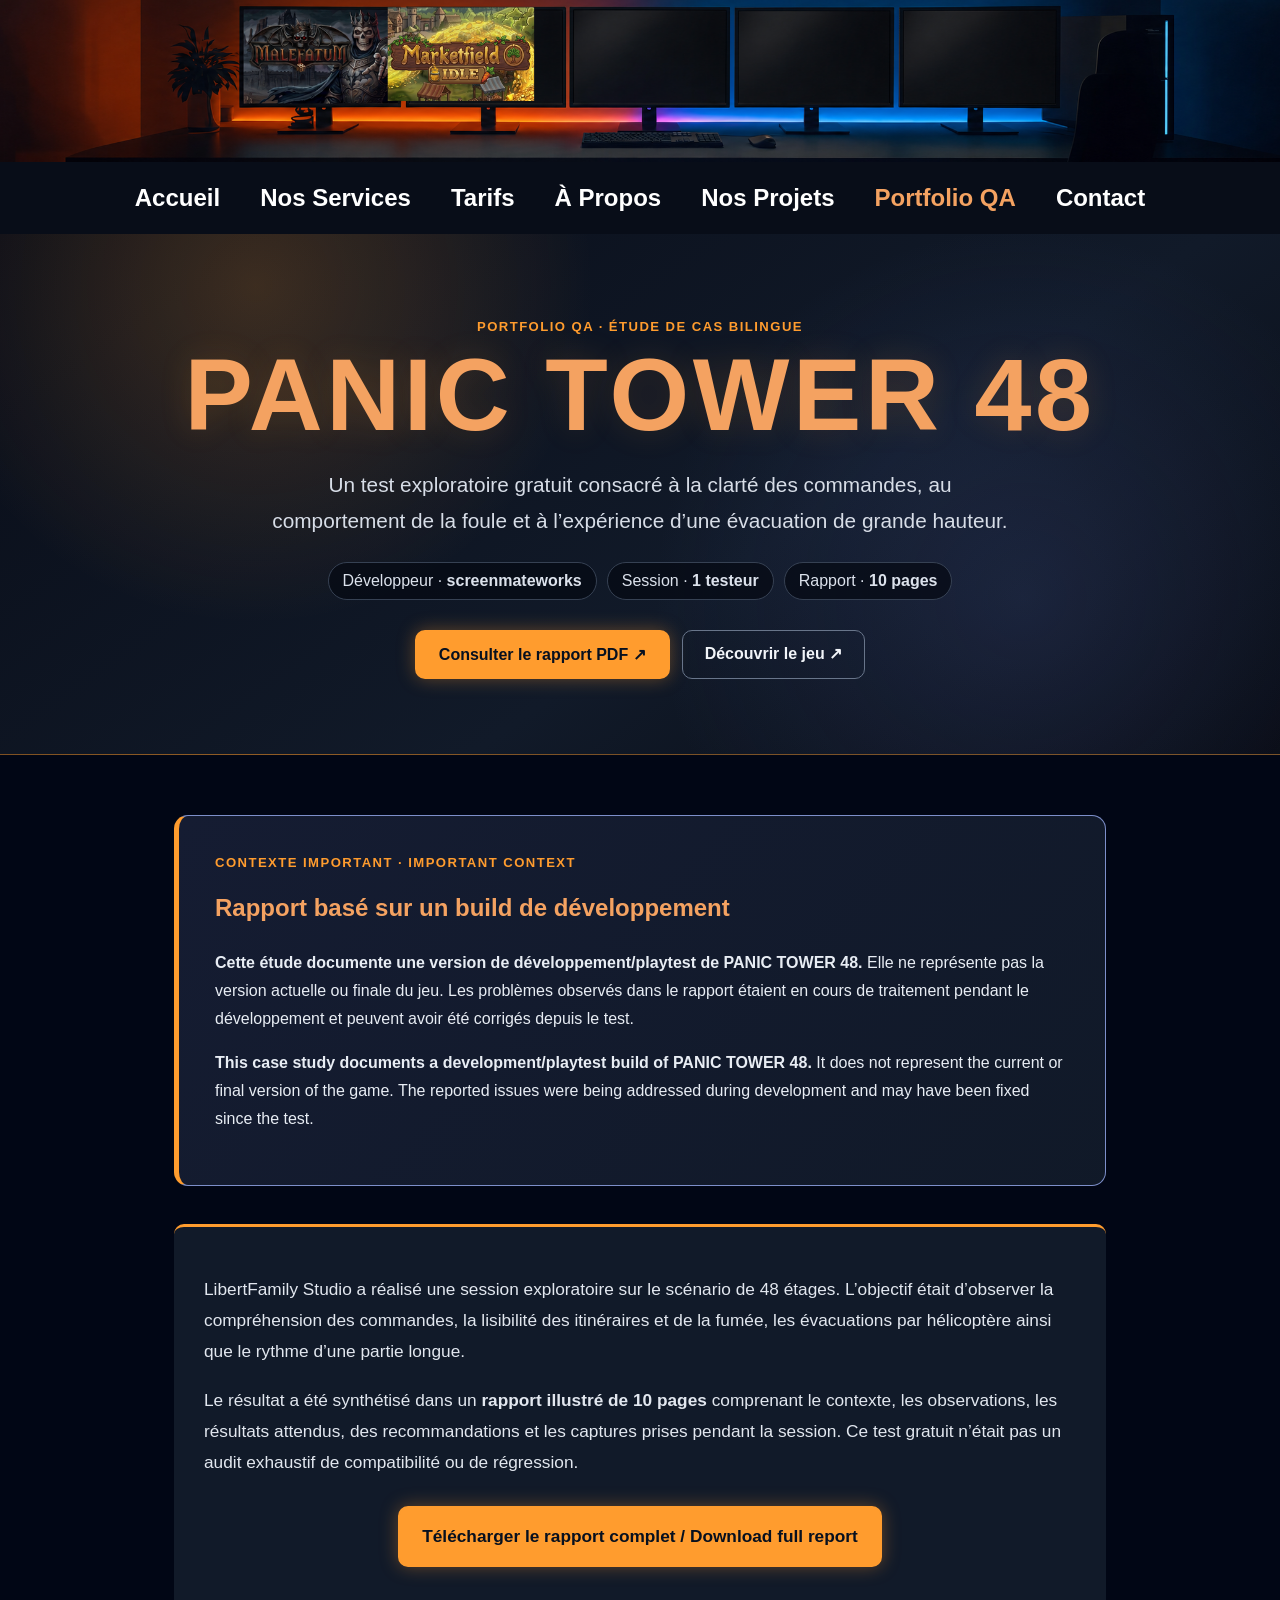
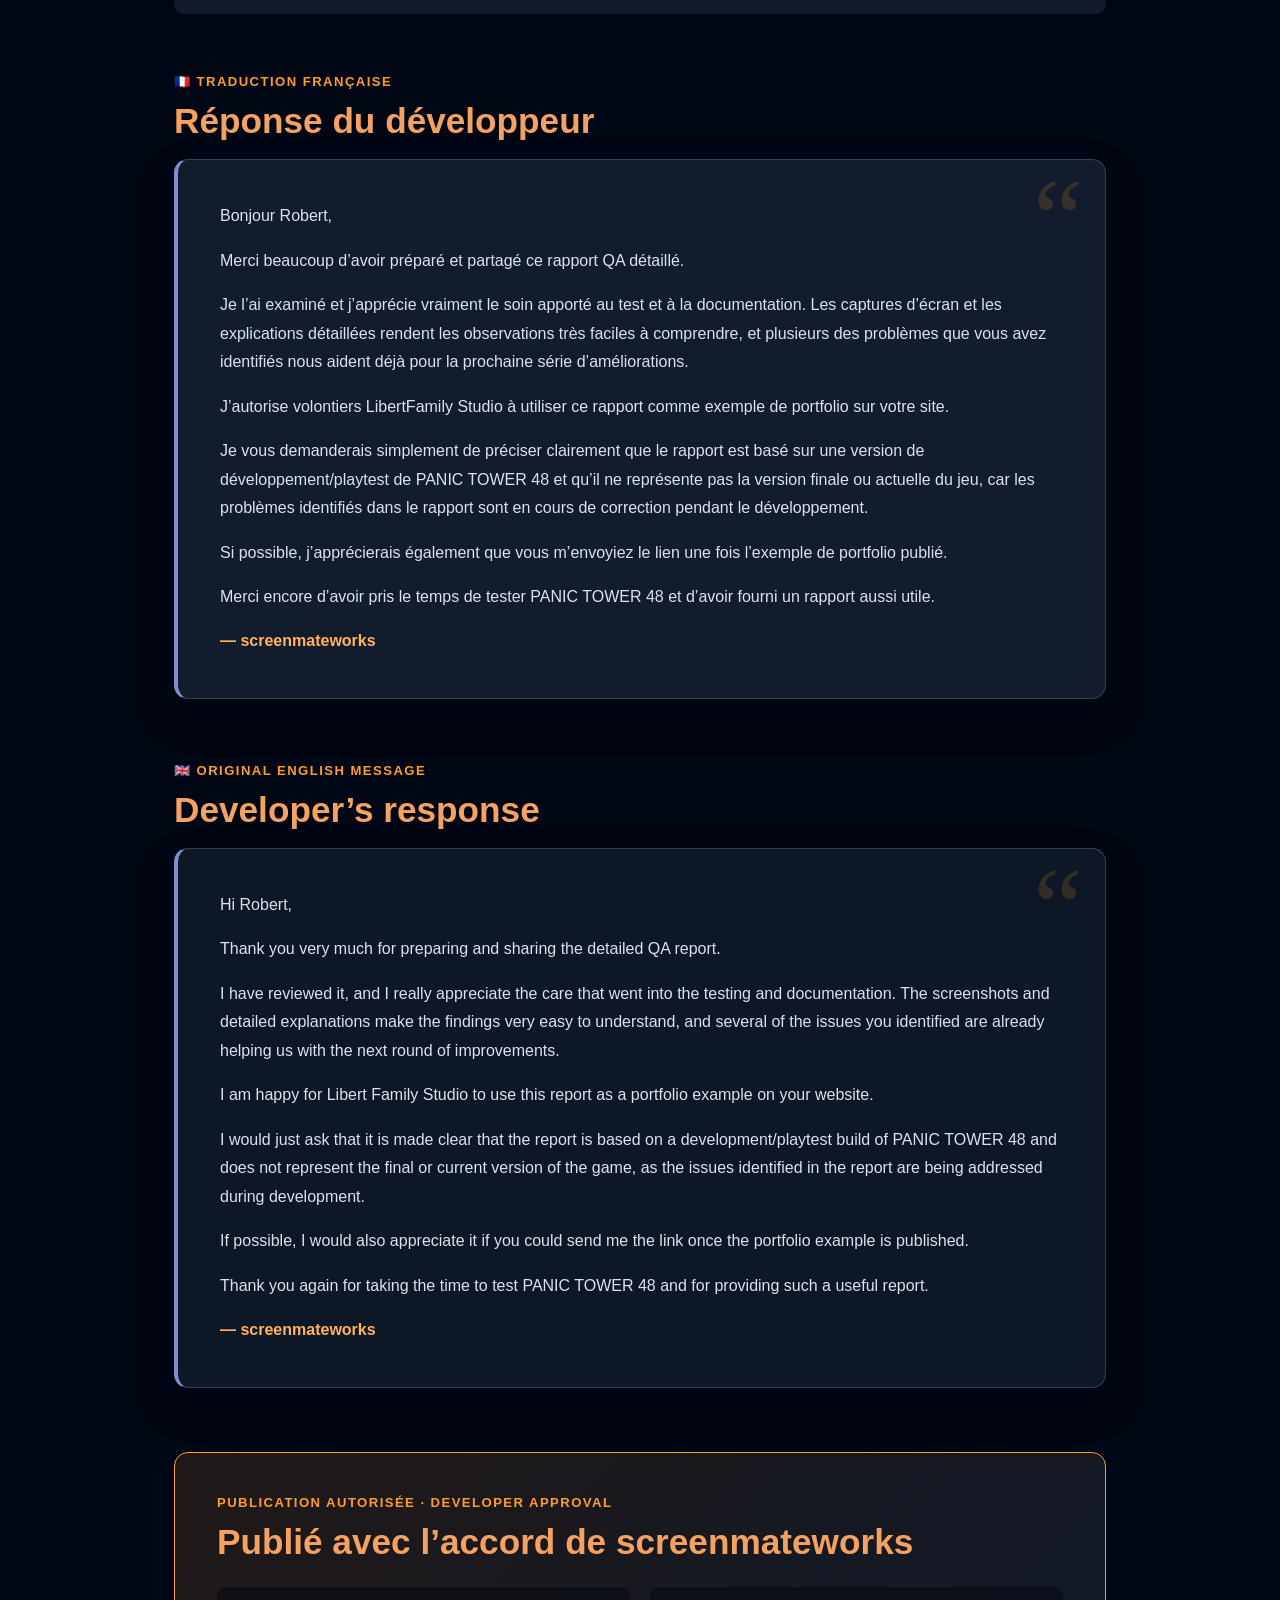
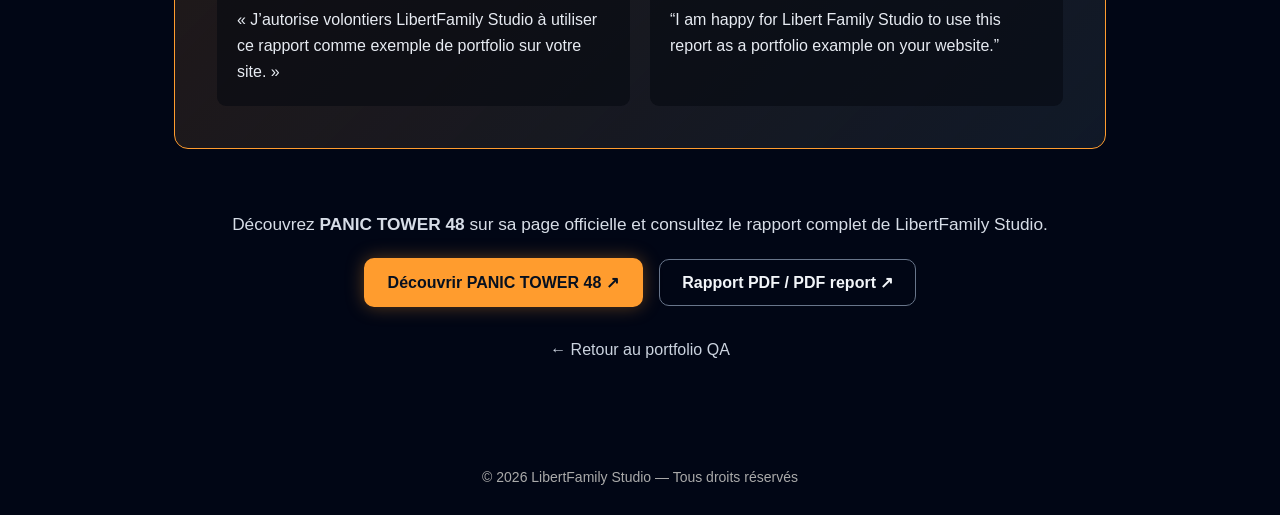
<file: panic-tower-48-qa.html>
<!DOCTYPE html>
<html lang="fr">
<head>
  <meta charset="UTF-8">
  <meta name="viewport" content="width=device-width, initial-scale=1">
  <meta name="description" content="Étude de cas QA bilingue de LibertFamily Studio : test exploratoire de PANIC TOWER 48, rapport PDF illustré et réponse du développeur screenmateworks.">
  <title>PANIC TOWER 48 — Étude QA | LibertFamily Studio</title>
  <link rel="stylesheet" href="css/global.css">
  <link rel="stylesheet" href="css/pages.css?v=6">
  <link rel="stylesheet" href="css/qa-article.css?v=2">
</head>
<body>
  <div class="project-strip" aria-label="Aperçu de notre portfolio QA">
    <img src="images/qa-project-strip-v4.png" alt="Aperçu du portfolio QA de LibertFamily Studio">
  </div>

  <nav class="nav-banderole" aria-label="Navigation principale">
    <a href="index.html">Accueil</a>
    <a href="services.html">Nos Services</a>
    <a href="tarifs.html">Tarifs</a>
    <a href="apropos.html">À Propos</a>
    <a href="projets.html">Nos Projets</a>
    <a href="qa.html" aria-current="page">Portfolio QA</a>
    <a href="contact.html">Contact</a>
  </nav>

  <main>
    <header class="qa-hero">
      <p class="eyebrow">Portfolio QA · Étude de cas bilingue</p>
      <h1>PANIC TOWER 48</h1>
      <p class="lead">Un test exploratoire gratuit consacré à la clarté des commandes, au comportement de la foule et à l’expérience d’une évacuation de grande hauteur.</p>
      <div class="qa-meta" aria-label="Informations sur le test">
        <span>Développeur · <strong>screenmateworks</strong></span>
        <span>Session · <strong>1 testeur</strong></span>
        <span>Rapport · <strong>10 pages</strong></span>
      </div>
      <div class="hero-actions">
        <a class="button primary" href="reports/PANIC_TOWER_48_Free_QA_Report.pdf" target="_blank" rel="noopener">Consulter le rapport PDF ↗</a>
        <a class="button secondary" href="https://screenmateworks.itch.io/panic-tower-48" target="_blank" rel="noopener noreferrer">Découvrir le jeu ↗</a>
      </div>
    </header>

    <article class="qa-article">
      <aside class="build-notice">
        <p class="language-label">Contexte important · Important context</p>
        <h2>Rapport basé sur un build de développement</h2>
        <p><strong>Cette étude documente une version de développement/playtest de PANIC TOWER 48.</strong> Elle ne représente pas la version actuelle ou finale du jeu. Les problèmes observés dans le rapport étaient en cours de traitement pendant le développement et peuvent avoir été corrigés depuis le test.</p>
        <p lang="en"><strong>This case study documents a development/playtest build of PANIC TOWER 48.</strong> It does not represent the current or final version of the game. The reported issues were being addressed during development and may have been fixed since the test.</p>
      </aside>

      <section class="qa-intro">
        <p>LibertFamily Studio a réalisé une session exploratoire sur le scénario de 48 étages. L’objectif était d’observer la compréhension des commandes, la lisibilité des itinéraires et de la fumée, les évacuations par hélicoptère ainsi que le rythme d’une partie longue.</p>
        <p>Le résultat a été synthétisé dans un <strong>rapport illustré de 10 pages</strong> comprenant le contexte, les observations, les résultats attendus, des recommandations et les captures prises pendant la session. Ce test gratuit n’était pas un audit exhaustif de compatibilité ou de régression.</p>
        <p class="report-link"><a class="button primary" href="reports/PANIC_TOWER_48_Free_QA_Report.pdf" target="_blank" rel="noopener">Télécharger le rapport complet / Download full report</a></p>
      </section>

      <section class="message-section" lang="fr">
        <div class="section-heading">
          <p class="language-label">🇫🇷 Traduction française</p>
          <h2>Réponse du développeur</h2>
        </div>
        <div class="message-card developer-message">
          <p>Bonjour Robert,</p>
          <p>Merci beaucoup d’avoir préparé et partagé ce rapport QA détaillé.</p>
          <p>Je l’ai examiné et j’apprécie vraiment le soin apporté au test et à la documentation. Les captures d’écran et les explications détaillées rendent les observations très faciles à comprendre, et plusieurs des problèmes que vous avez identifiés nous aident déjà pour la prochaine série d’améliorations.</p>
          <p>J’autorise volontiers LibertFamily Studio à utiliser ce rapport comme exemple de portfolio sur votre site.</p>
          <p>Je vous demanderais simplement de préciser clairement que le rapport est basé sur une version de développement/playtest de PANIC TOWER 48 et qu’il ne représente pas la version finale ou actuelle du jeu, car les problèmes identifiés dans le rapport sont en cours de correction pendant le développement.</p>
          <p>Si possible, j’apprécierais également que vous m’envoyiez le lien une fois l’exemple de portfolio publié.</p>
          <p>Merci encore d’avoir pris le temps de tester PANIC TOWER 48 et d’avoir fourni un rapport aussi utile.</p>
          <p class="signature">— screenmateworks</p>
        </div>
      </section>

      <section class="message-section" lang="en">
        <div class="section-heading">
          <p class="language-label">🇬🇧 Original English message</p>
          <h2>Developer’s response</h2>
        </div>
        <div class="message-card developer-message original">
          <p>Hi Robert,</p>
          <p>Thank you very much for preparing and sharing the detailed QA report.</p>
          <p>I have reviewed it, and I really appreciate the care that went into the testing and documentation. The screenshots and detailed explanations make the findings very easy to understand, and several of the issues you identified are already helping us with the next round of improvements.</p>
          <p>I am happy for Libert Family Studio to use this report as a portfolio example on your website.</p>
          <p>I would just ask that it is made clear that the report is based on a development/playtest build of PANIC TOWER 48 and does not represent the final or current version of the game, as the issues identified in the report are being addressed during development.</p>
          <p>If possible, I would also appreciate it if you could send me the link once the portfolio example is published.</p>
          <p>Thank you again for taking the time to test PANIC TOWER 48 and for providing such a useful report.</p>
          <p class="signature">— screenmateworks</p>
        </div>
      </section>

      <aside class="approval-box">
        <div>
          <p class="language-label">Publication autorisée · Developer approval</p>
          <h2>Publié avec l’accord de screenmateworks</h2>
        </div>
        <div class="approval-quotes">
          <blockquote lang="fr">« J’autorise volontiers LibertFamily Studio à utiliser ce rapport comme exemple de portfolio sur votre site. »</blockquote>
          <blockquote lang="en">“I am happy for Libert Family Studio to use this report as a portfolio example on your website.”</blockquote>
        </div>
      </aside>

      <div class="final-cta">
        <p>Découvrez <strong>PANIC TOWER 48</strong> sur sa page officielle et consultez le rapport complet de LibertFamily Studio.</p>
        <a class="button primary" href="https://screenmateworks.itch.io/panic-tower-48" target="_blank" rel="noopener noreferrer">Découvrir PANIC TOWER 48 ↗</a>
        <a class="button secondary" href="reports/PANIC_TOWER_48_Free_QA_Report.pdf" target="_blank" rel="noopener">Rapport PDF / PDF report ↗</a>
        <a class="back-link" href="qa.html">← Retour au portfolio QA</a>
      </div>
    </article>
  </main>

  <footer>© 2026 LibertFamily Studio — Tous droits réservés</footer>
</body>
</html>
</file>
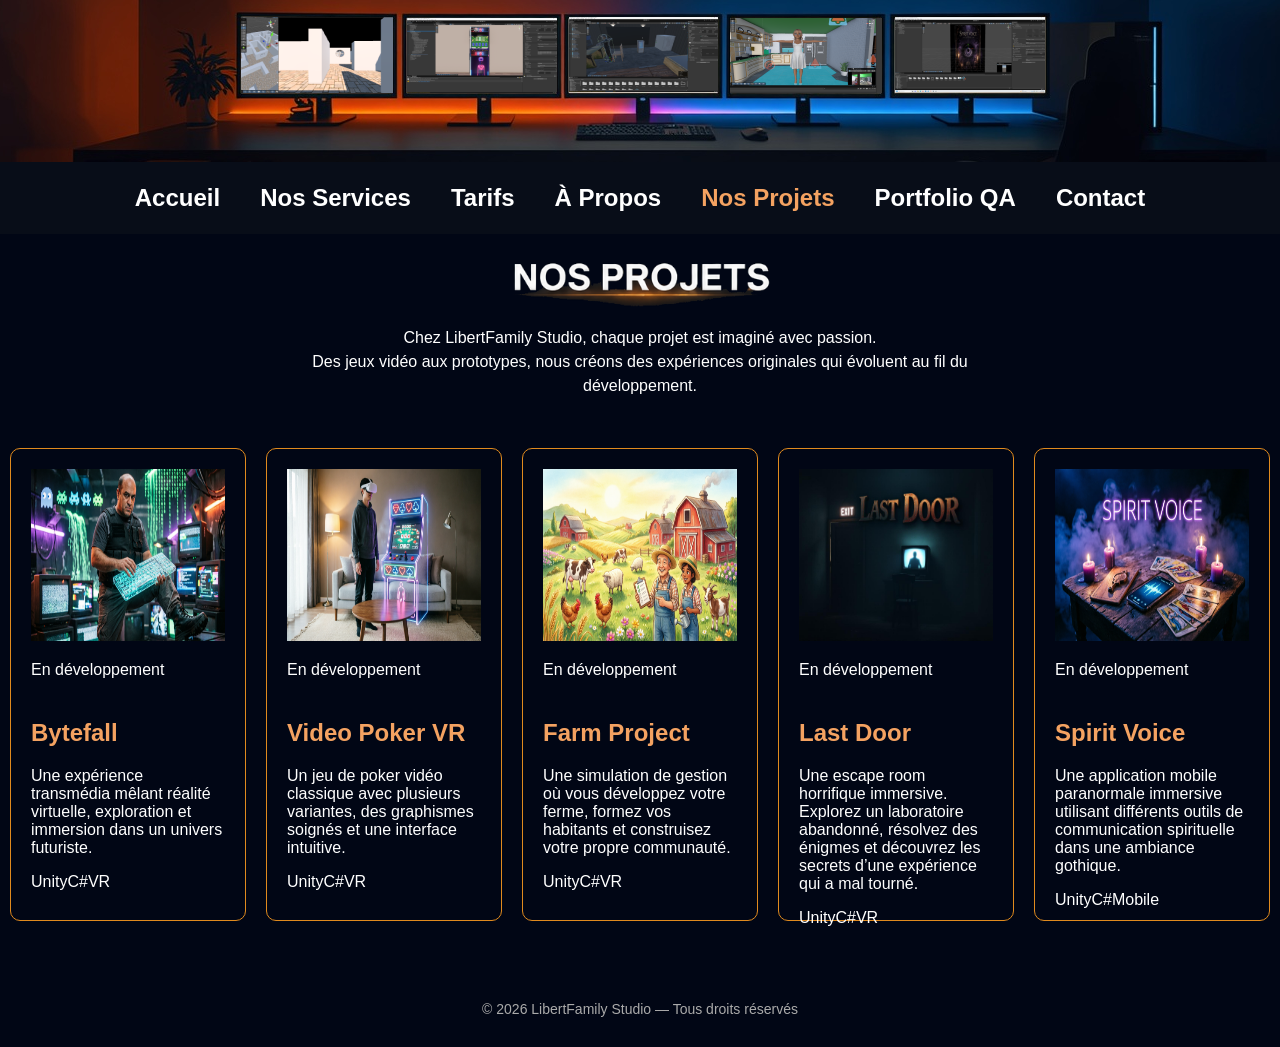
<file: projets.html>
<!DOCTYPE html>
<html lang="fr">
<head>
  <meta charset="UTF-8">
  <meta name="viewport" content="width=device-width, initial-scale=1">
  <meta name="description" content="Découvrez les jeux et prototypes en développement chez LibertFamily Studio.">
  <title>Nos projets | LibertFamily Studio</title>
  <link rel="stylesheet" href="css/global.css">
  <link rel="stylesheet" href="css/Projet.css">
  <link rel="stylesheet" href="css/pages.css?v=4">
</head>
<body>
  <div class="project-strip" aria-label="Aperçu de nos projets">
    <img src="images/logopage4.png" alt="Cinq projets LibertFamily Studio affichés sur écrans">
  </div>

  <nav class="nav-banderole" aria-label="Navigation principale">
    <a href="index.html">Accueil</a>
    <a href="services.html">Nos Services</a>
    <a href="tarifs.html">Tarifs</a>
    <a href="apropos.html">À Propos</a>
    <a href="projets.html" aria-current="page">Nos Projets</a>
    <a href="qa.html">Portfolio QA</a>
    <a href="contact.html">Contact</a>
  </nav>

  <main>
    <section class="projects-header">
      <img src="images/projets.png" alt="Nos projets">
      <p>Chez LibertFamily Studio, chaque projet est imaginé avec passion.<br>Des jeux vidéo aux prototypes, nous créons des expériences originales qui évoluent au fil du développement.</p>
    </section>

    <div class="container2">
      <article class="card2">
        <img src="images/roby.png" alt="Bytefall" class="card2-image">
        <p><span class="badge">En développement</span></p>
        <h2>Bytefall</h2>
        <p>Une expérience transmédia mêlant réalité virtuelle, exploration et immersion dans un univers futuriste.</p>
        <div class="tags"><span class="tag">Unity</span><span class="tag">C#</span><span class="tag">VR</span></div>
      </article>

      <article class="card2">
        <img src="images/videopoker.png" alt="Video Poker VR" class="card2-image">
        <p><span class="badge">En développement</span></p>
        <h2>Video Poker VR</h2>
        <p>Un jeu de poker vidéo classique avec plusieurs variantes, des graphismes soignés et une interface intuitive.</p>
        <div class="tags"><span class="tag">Unity</span><span class="tag">C#</span><span class="tag">VR</span></div>
      </article>

      <article class="card2">
        <img src="images/farm_project.png" alt="Farm Project" class="card2-image">
        <p><span class="badge">En développement</span></p>
        <h2>Farm Project</h2>
        <p>Une simulation de gestion où vous développez votre ferme, formez vos habitants et construisez votre propre communauté.</p>
        <div class="tags"><span class="tag">Unity</span><span class="tag">C#</span><span class="tag">VR</span></div>
      </article>

      <article class="card2">
        <img src="images/Last_Door.jpg" alt="Last Door" class="card2-image">
        <p><span class="badge">En développement</span></p>
        <h2>Last Door</h2>
        <p>Une escape room horrifique immersive. Explorez un laboratoire abandonné, résolvez des énigmes et découvrez les secrets d’une expérience qui a mal tourné.</p>
        <div class="tags"><span class="tag">Unity</span><span class="tag">C#</span><span class="tag">VR</span></div>
      </article>

      <article class="card2">
        <img src="images/spiritvoice.png" alt="Spirit Voice" class="card2-image">
        <p><span class="badge">En développement</span></p>
        <h2>Spirit Voice</h2>
        <p>Une application mobile paranormale immersive utilisant différents outils de communication spirituelle dans une ambiance gothique.</p>
        <div class="tags"><span class="tag">Unity</span><span class="tag">C#</span><span class="tag">Mobile</span></div>
      </article>
    </div>
  </main>

  <footer>© 2026 LibertFamily Studio — Tous droits réservés</footer>
</body>
</html>
</file>
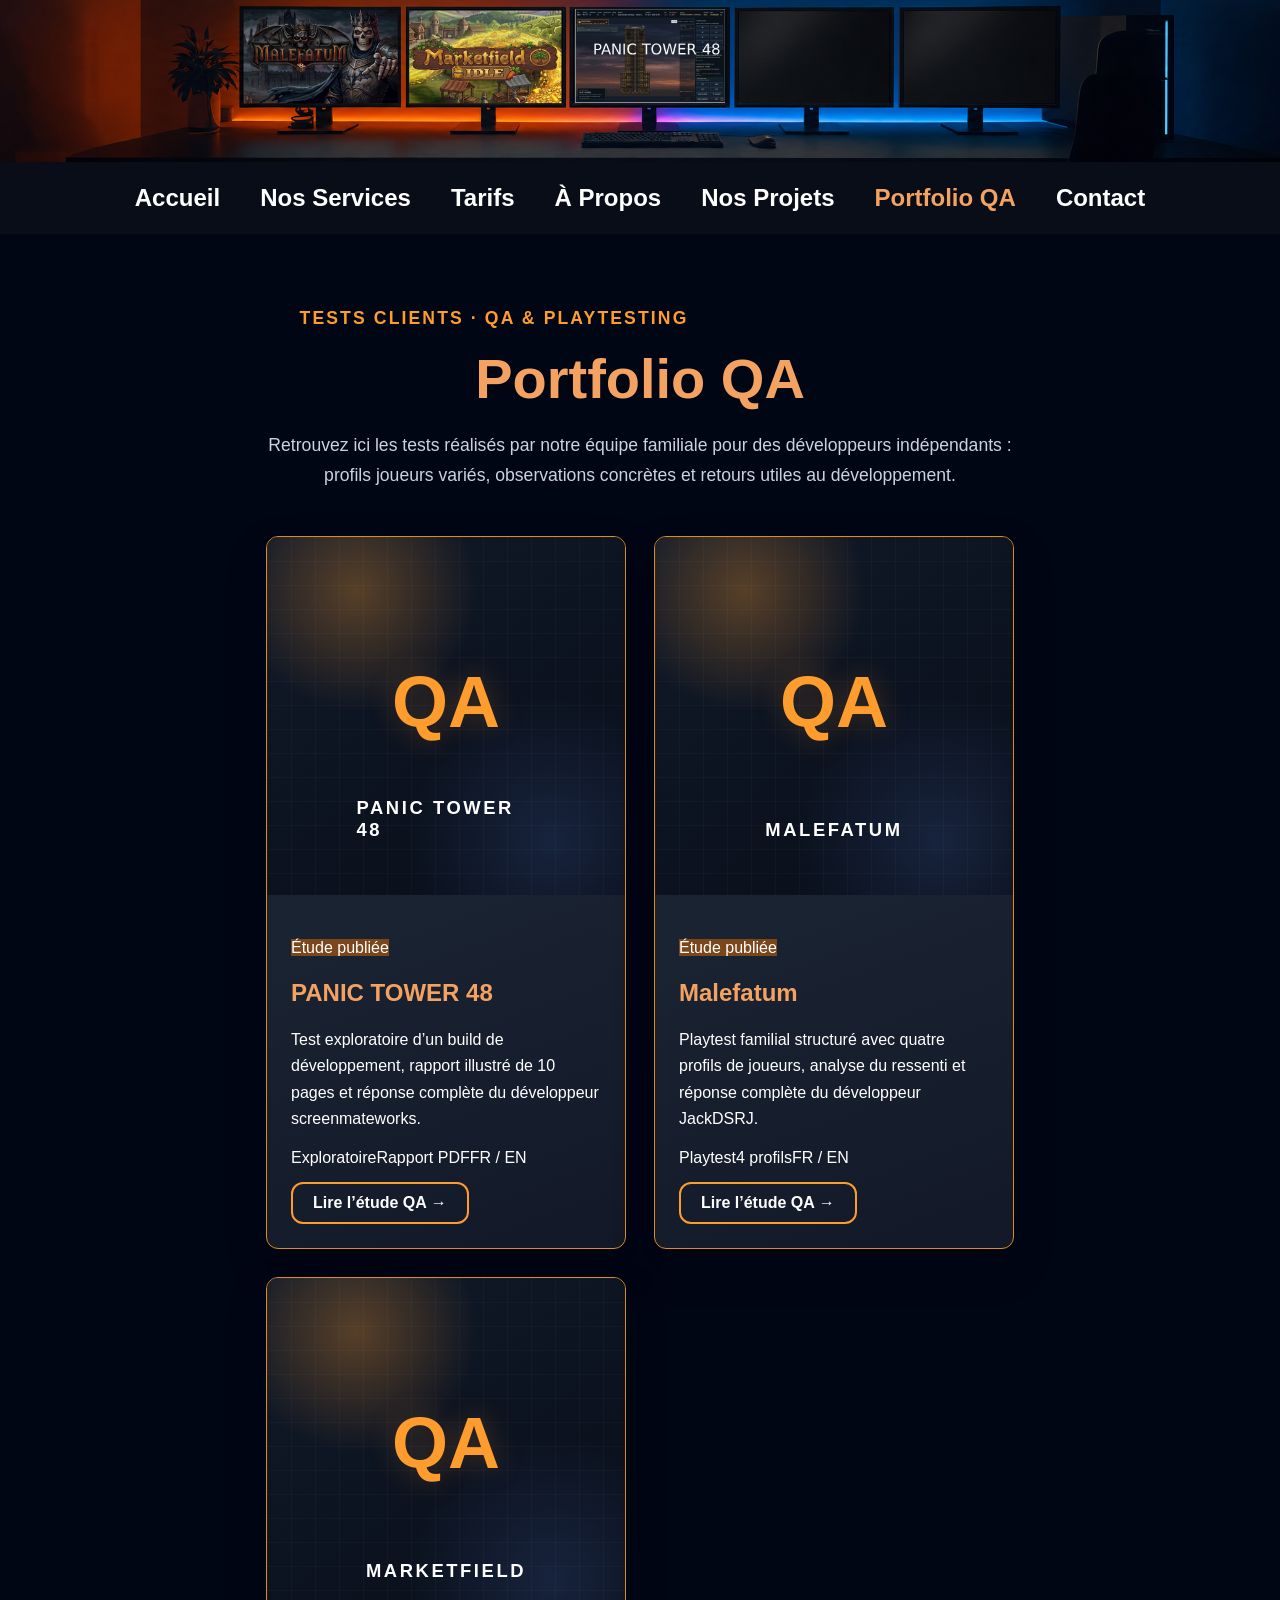
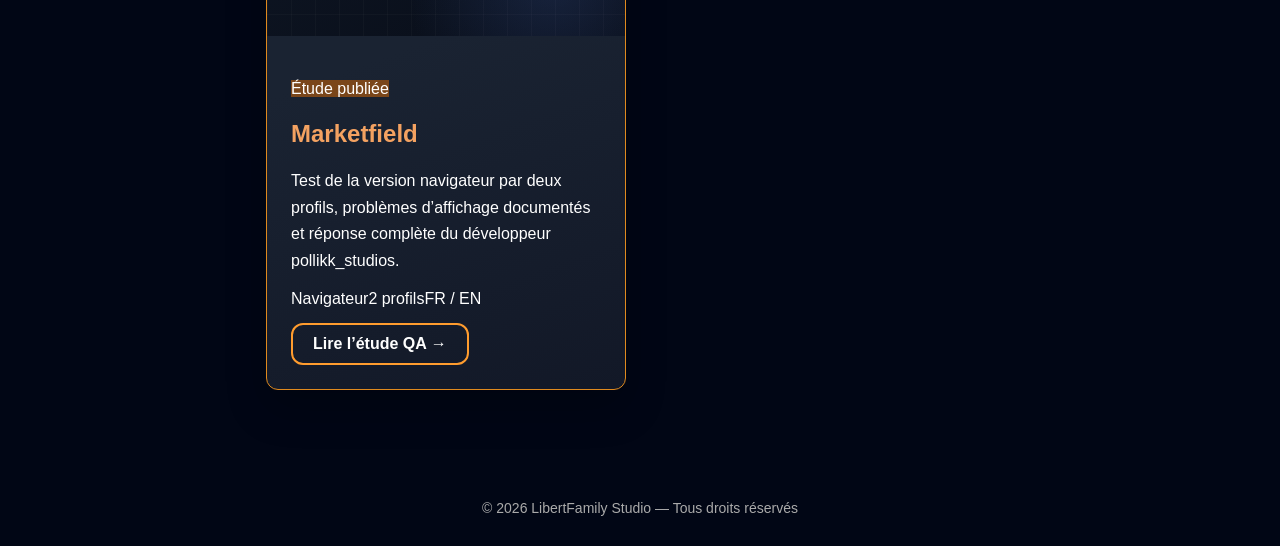
<file: qa.html>
<!DOCTYPE html>
<html lang="fr">
<head>
  <meta charset="UTF-8">
  <meta name="viewport" content="width=device-width, initial-scale=1">
  <meta name="description" content="Découvrez les tests QA et playtests réalisés par LibertFamily Studio pour des développeurs et clients.">
  <title>Portfolio QA | LibertFamily Studio</title>
  <link rel="stylesheet" href="css/global.css">
  <link rel="stylesheet" href="css/Projet.css">
  <link rel="stylesheet" href="css/pages.css?v=6">
</head>
<body>
  <div class="project-strip" aria-label="Aperçu de notre portfolio QA">
    <img src="images/qa-project-strip-v2.png" alt="Malefatum affiché sur le premier écran, Marketfield sur le deuxième et trois écrans disponibles pour de futurs tests QA">
  </div>

  <nav class="nav-banderole" aria-label="Navigation principale">
    <a href="index.html">Accueil</a>
    <a href="services.html">Nos Services</a>
    <a href="tarifs.html">Tarifs</a>
    <a href="apropos.html">À Propos</a>
    <a href="projets.html">Nos Projets</a>
    <a href="qa.html" aria-current="page">Portfolio QA</a>
    <a href="contact.html">Contact</a>
  </nav>

  <main>
    <header class="page-header qa-page-header">
      <p class="eyebrow">Tests clients · QA &amp; Playtesting</p>
      <h1>Portfolio QA</h1>
      <p>Retrouvez ici les tests réalisés par notre équipe familiale pour des développeurs indépendants : profils joueurs variés, observations concrètes et retours utiles au développement.</p>
    </header>

    <section class="qa-portfolio-grid" aria-label="Études de cas QA">
      <article class="qa-portfolio-card">
        <a href="panic-tower-48-qa.html" class="qa-cover-link" aria-label="Lire l’étude QA de PANIC TOWER 48">
          <span class="qa-cover-label">QA</span>
          <strong>PANIC TOWER 48</strong>
        </a>
        <div class="qa-card-content">
          <p><span class="badge qa-badge">Étude publiée</span></p>
          <h2>PANIC TOWER 48</h2>
          <p>Test exploratoire d’un build de développement, rapport illustré de 10 pages et réponse complète du développeur screenmateworks.</p>
          <div class="tags"><span class="tag">Exploratoire</span><span class="tag">Rapport PDF</span><span class="tag">FR / EN</span></div>
          <a href="panic-tower-48-qa.html" class="btn-savoir">Lire l’étude QA →</a>
        </div>
      </article>

      <article class="qa-portfolio-card">
        <a href="malefatum-qa.html" class="qa-cover-link" aria-label="Lire l’étude QA de Malefatum">
          <span class="qa-cover-label">QA</span>
          <strong>MALEFATUM</strong>
        </a>
        <div class="qa-card-content">
          <p><span class="badge qa-badge">Étude publiée</span></p>
          <h2>Malefatum</h2>
          <p>Playtest familial structuré avec quatre profils de joueurs, analyse du ressenti et réponse complète du développeur JackDSRJ.</p>
          <div class="tags"><span class="tag">Playtest</span><span class="tag">4 profils</span><span class="tag">FR / EN</span></div>
          <a href="malefatum-qa.html" class="btn-savoir">Lire l’étude QA →</a>
        </div>
      </article>

      <article class="qa-portfolio-card">
        <a href="marketfield-qa.html" class="qa-cover-link" aria-label="Lire l’étude QA de Marketfield">
          <span class="qa-cover-label">QA</span>
          <strong>MARKETFIELD</strong>
        </a>
        <div class="qa-card-content">
          <p><span class="badge qa-badge">Étude publiée</span></p>
          <h2>Marketfield</h2>
          <p>Test de la version navigateur par deux profils, problèmes d’affichage documentés et réponse complète du développeur pollikk_studios.</p>
          <div class="tags"><span class="tag">Navigateur</span><span class="tag">2 profils</span><span class="tag">FR / EN</span></div>
          <a href="marketfield-qa.html" class="btn-savoir">Lire l’étude QA →</a>
        </div>
      </article>
    </section>
  </main>

  <footer>© 2026 LibertFamily Studio — Tous droits réservés</footer>
</body>
</html>
</file>
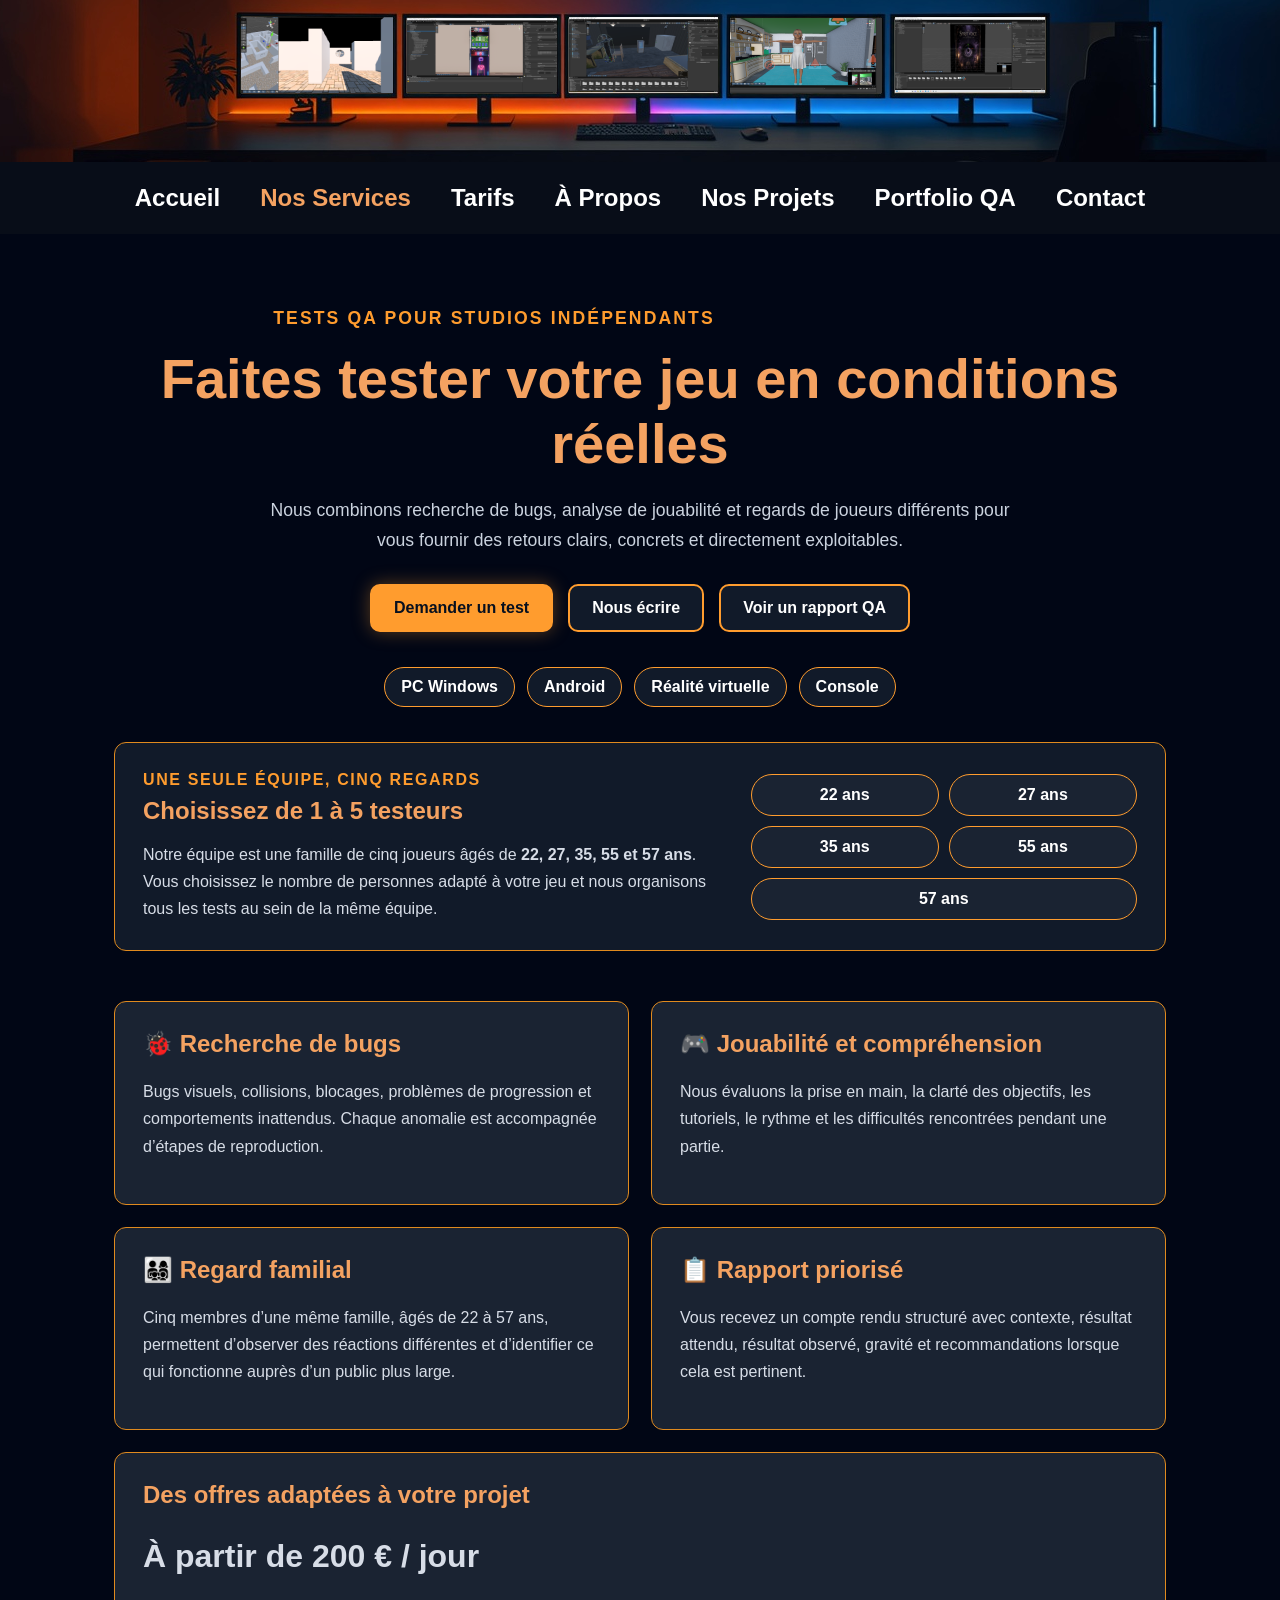
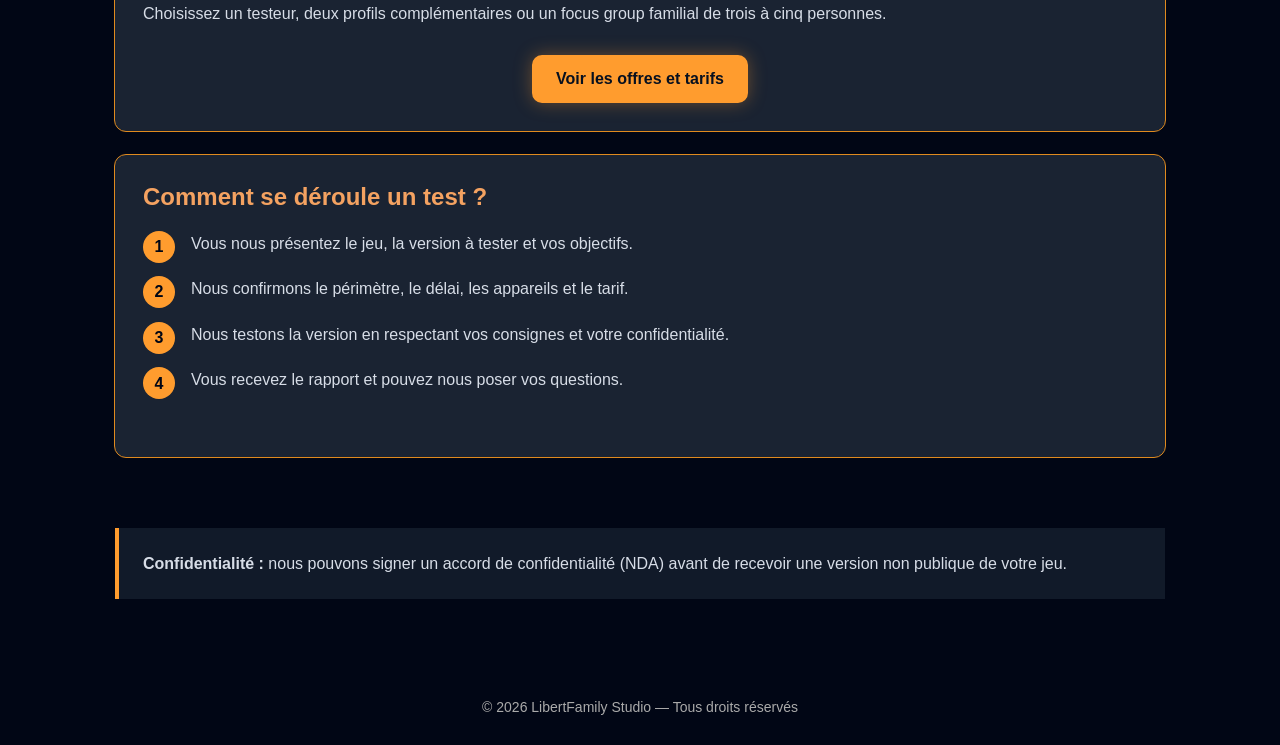
<file: services.html>
<!DOCTYPE html>
<html lang="fr">
<head>
  <meta charset="UTF-8">
  <meta name="viewport" content="width=device-width, initial-scale=1">
  <meta name="description" content="Tests QA familiaux pour jeux vidéo indépendants sur PC, Android, réalité virtuelle et console.">
  <title>Services de test QA | LibertFamily Studio</title>
  <link rel="stylesheet" href="css/global.css">
  <link rel="stylesheet" href="css/pages.css?v=3">
</head>
<body>
  <div class="project-strip" aria-label="Aperçu de nos projets">
    <img src="images/logopage4.png" alt="Cinq projets LibertFamily Studio affichés sur écrans">
  </div>

  <nav class="nav-banderole" aria-label="Navigation principale">
    <a href="index.html">Accueil</a>
    <a href="services.html" aria-current="page">Nos Services</a>
    <a href="tarifs.html">Tarifs</a>
    <a href="apropos.html">À Propos</a>
    <a href="projets.html">Nos Projets</a>
    <a href="qa.html">Portfolio QA</a>
    <a href="contact.html">Contact</a>
  </nav>

  <main>
    <header class="page-header">
      <p class="eyebrow">Tests QA pour studios indépendants</p>
      <h1>Faites tester votre jeu en conditions réelles</h1>
      <p>Nous combinons recherche de bugs, analyse de jouabilité et regards de joueurs différents pour vous fournir des retours clairs, concrets et directement exploitables.</p>
      <div class="cta-row">
        <a class="button primary" href="contact.html">Demander un test</a>
        <a class="button" href="mailto:info@libertfamilystudio.com?subject=Demande%20de%20test%20QA">Nous écrire</a>
        <a class="button" href="documents/rapport-qa-exemple-libertfamily-studio.pdf?v=5" target="_blank" rel="noopener">Voir un rapport QA</a>
      </div>
    </header>

    <section class="platforms" aria-label="Plateformes testées">
      <span class="platform">PC Windows</span>
      <span class="platform">Android</span>
      <span class="platform">Réalité virtuelle</span>
      <span class="platform">Console</span>
    </section>

    <section class="family-panel" aria-labelledby="family-title">
      <div>
        <p class="eyebrow">Une seule équipe, cinq regards</p>
        <h2 id="family-title">Choisissez de 1 à 5 testeurs</h2>
        <p>Notre équipe est une famille de cinq joueurs âgés de <strong>22, 27, 35, 55 et 57 ans</strong>. Vous choisissez le nombre de personnes adapté à votre jeu et nous organisons tous les tests au sein de la même équipe.</p>
      </div>
      <div class="age-list" aria-label="Âges de nos cinq testeurs">
        <span>22 ans</span>
        <span>27 ans</span>
        <span>35 ans</span>
        <span>55 ans</span>
        <span>57 ans</span>
      </div>
    </section>

    <section class="content-grid">
      <article class="service-card">
        <h2>🐞 Recherche de bugs</h2>
        <p>Bugs visuels, collisions, blocages, problèmes de progression et comportements inattendus. Chaque anomalie est accompagnée d’étapes de reproduction.</p>
      </article>
      <article class="service-card">
        <h2>🎮 Jouabilité et compréhension</h2>
        <p>Nous évaluons la prise en main, la clarté des objectifs, les tutoriels, le rythme et les difficultés rencontrées pendant une partie.</p>
      </article>
      <article class="service-card">
        <h2>👨‍👩‍👧‍👦 Regard familial</h2>
        <p>Cinq membres d’une même famille, âgés de 22 à 57 ans, permettent d’observer des réactions différentes et d’identifier ce qui fonctionne auprès d’un public plus large.</p>
      </article>
      <article class="service-card">
        <h2>📋 Rapport priorisé</h2>
        <p>Vous recevez un compte rendu structuré avec contexte, résultat attendu, résultat observé, gravité et recommandations lorsque cela est pertinent.</p>
      </article>

      <article class="price-card wide">
        <h2>Des offres adaptées à votre projet</h2>
        <p class="price">À partir de 200 € / jour</p>
        <p>Choisissez un testeur, deux profils complémentaires ou un focus group familial de trois à cinq personnes.</p>
        <div class="cta-row">
          <a class="button primary" href="tarifs.html">Voir les offres et tarifs</a>
        </div>
      </article>

      <article class="info-card wide">
        <h2>Comment se déroule un test ?</h2>
        <ol class="steps">
          <li>Vous nous présentez le jeu, la version à tester et vos objectifs.</li>
          <li>Nous confirmons le périmètre, le délai, les appareils et le tarif.</li>
          <li>Nous testons la version en respectant vos consignes et votre confidentialité.</li>
          <li>Vous recevez le rapport et pouvez nous poser vos questions.</li>
        </ol>
      </article>
    </section>

    <aside class="notice"><strong>Confidentialité :</strong> nous pouvons signer un accord de confidentialité (NDA) avant de recevoir une version non publique de votre jeu.</aside>
  </main>

  <footer>© 2026 LibertFamily Studio — Tous droits réservés</footer>
</body>
</html>
</file>
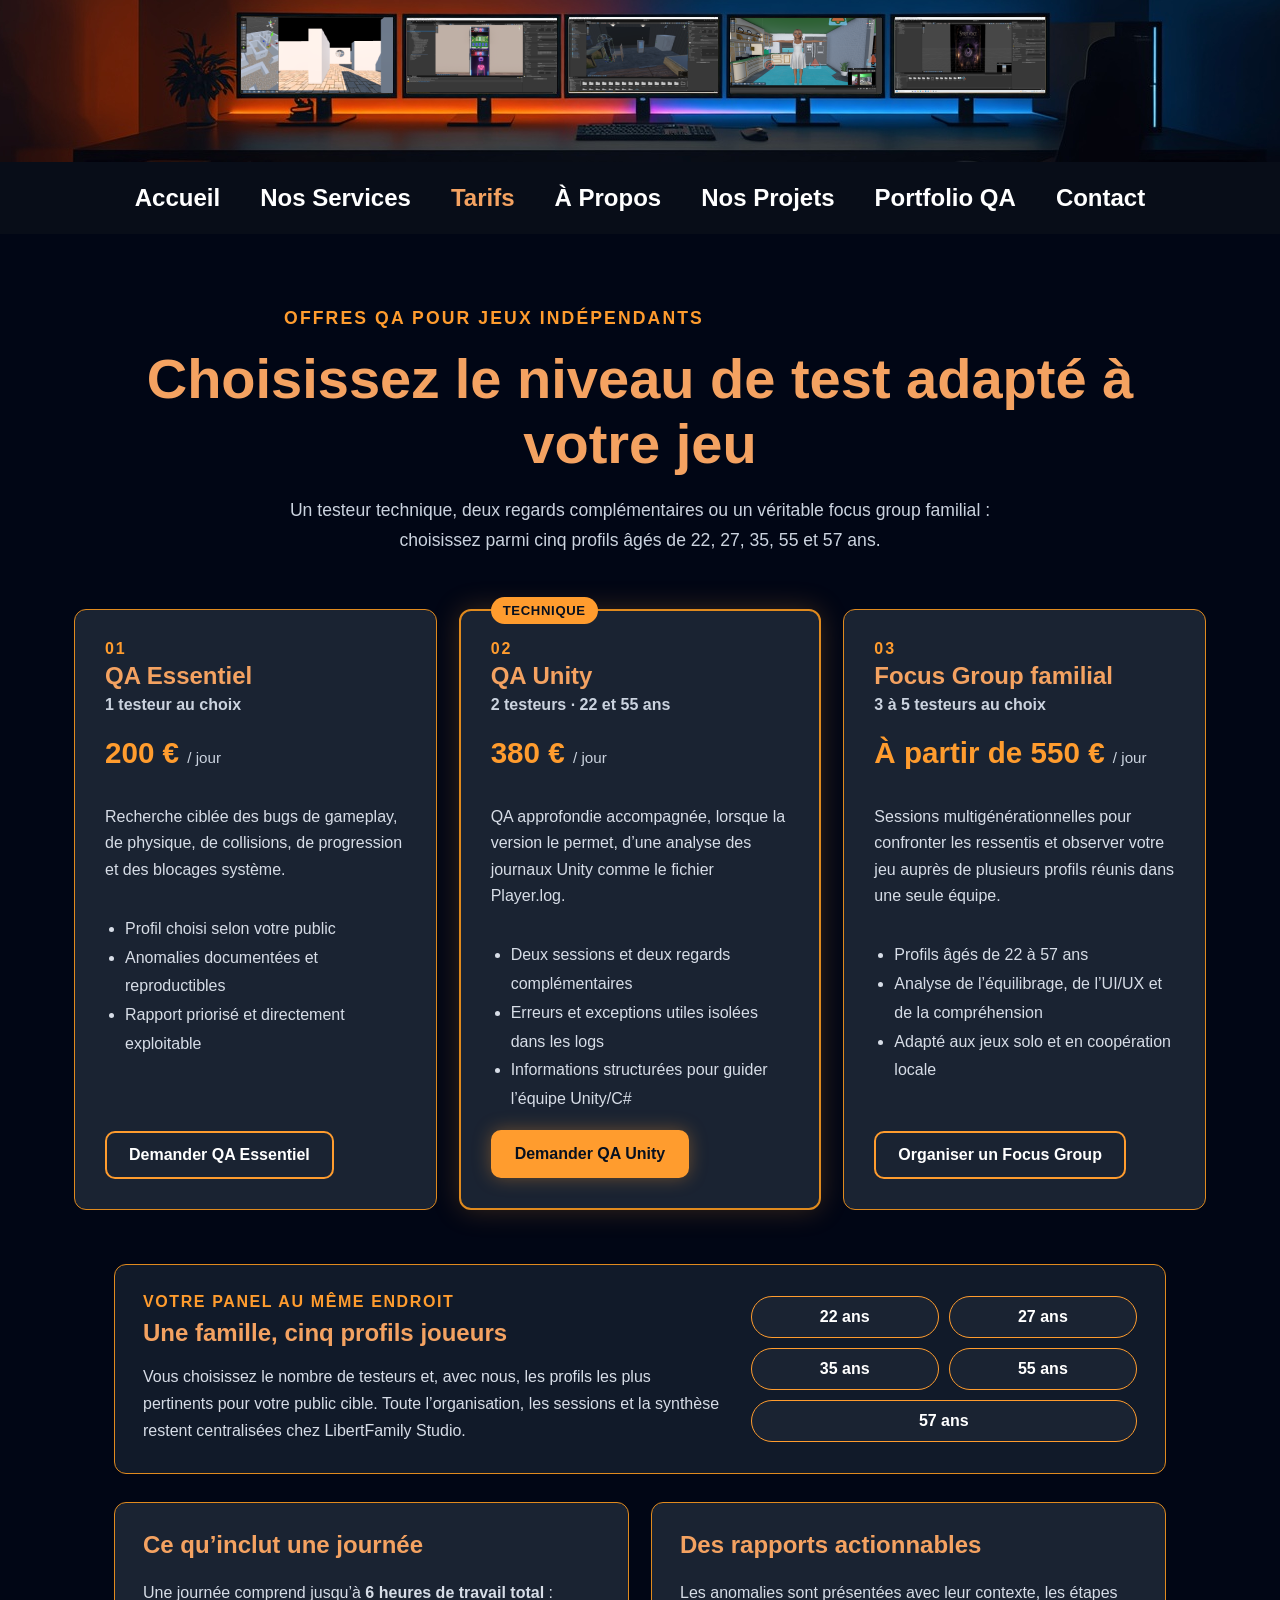
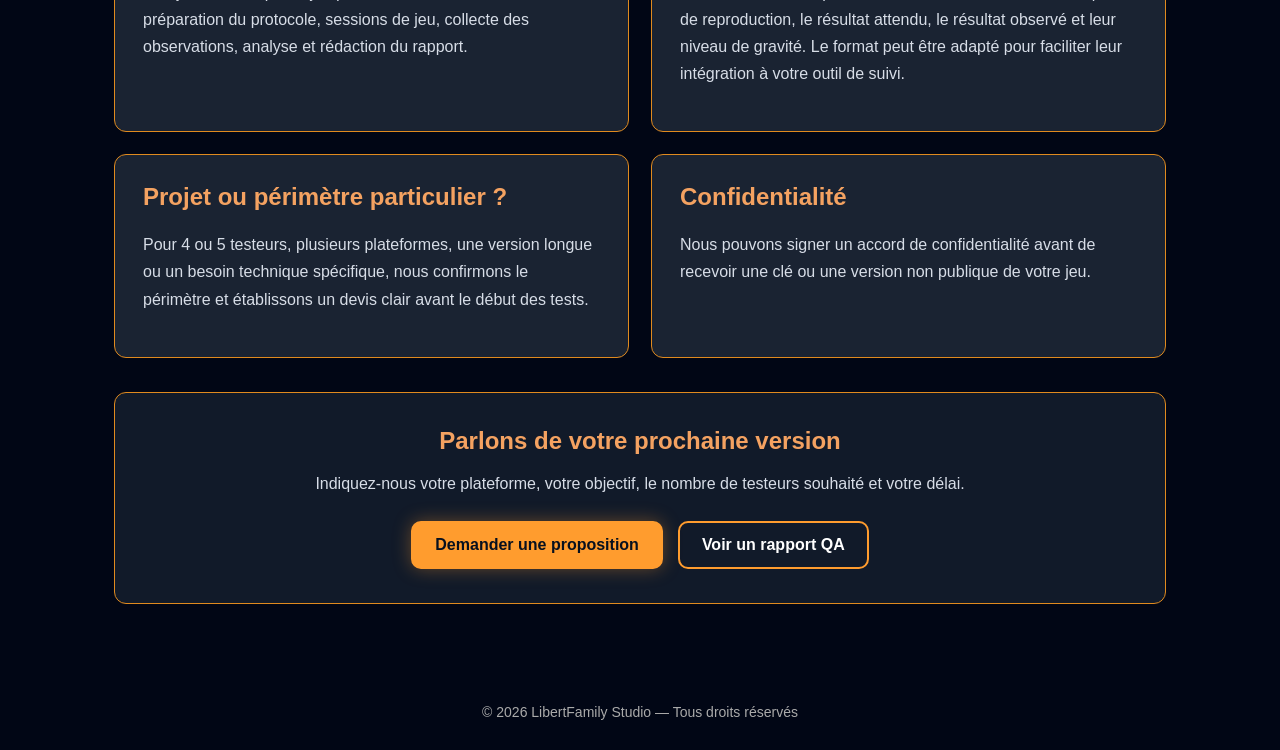
<file: tarifs.html>
<!DOCTYPE html>
<html lang="fr">
<head>
  <meta charset="UTF-8">
  <meta name="viewport" content="width=device-width, initial-scale=1">
  <meta name="description" content="Tarifs des tests QA et playtests familiaux de LibertFamily Studio pour les développeurs de jeux vidéo indépendants.">
  <title>Tarifs QA | LibertFamily Studio</title>
  <link rel="stylesheet" href="css/global.css">
  <link rel="stylesheet" href="css/pages.css?v=5">
</head>
<body>
  <div class="project-strip" aria-label="Aperçu de nos projets">
    <img src="images/logopage4.png" alt="Cinq projets LibertFamily Studio affichés sur écrans">
  </div>

  <nav class="nav-banderole" aria-label="Navigation principale">
    <a href="index.html">Accueil</a>
    <a href="services.html">Nos Services</a>
    <a href="tarifs.html" aria-current="page">Tarifs</a>
    <a href="apropos.html">À Propos</a>
    <a href="projets.html">Nos Projets</a>
    <a href="qa.html">Portfolio QA</a>
    <a href="contact.html">Contact</a>
  </nav>

  <main>
    <header class="page-header">
      <p class="eyebrow">Offres QA pour jeux indépendants</p>
      <h1>Choisissez le niveau de test adapté à votre jeu</h1>
      <p>Un testeur technique, deux regards complémentaires ou un véritable focus group familial : choisissez parmi cinq profils âgés de 22, 27, 35, 55 et 57 ans.</p>
    </header>

    <section class="professional-pricing" aria-label="Offres QA">
      <article class="professional-card">
        <p class="offer-number">01</p>
        <h2>QA Essentiel</h2>
        <p class="offer-audience">1 testeur au choix</p>
        <p class="professional-price">200 € <span>/ jour</span></p>
        <p>Recherche ciblée des bugs de gameplay, de physique, de collisions, de progression et des blocages système.</p>
        <ul>
          <li>Profil choisi selon votre public</li>
          <li>Anomalies documentées et reproductibles</li>
          <li>Rapport priorisé et directement exploitable</li>
        </ul>
        <a class="button" href="contact.html">Demander QA Essentiel</a>
      </article>

      <article class="professional-card featured">
        <p class="price-badge">Technique</p>
        <p class="offer-number">02</p>
        <h2>QA Unity</h2>
        <p class="offer-audience">2 testeurs · 22 et 55 ans</p>
        <p class="professional-price">380 € <span>/ jour</span></p>
        <p>QA approfondie accompagnée, lorsque la version le permet, d’une analyse des journaux Unity comme le fichier Player.log.</p>
        <ul>
          <li>Deux sessions et deux regards complémentaires</li>
          <li>Erreurs et exceptions utiles isolées dans les logs</li>
          <li>Informations structurées pour guider l’équipe Unity/C#</li>
        </ul>
        <a class="button primary" href="contact.html">Demander QA Unity</a>
      </article>

      <article class="professional-card">
        <p class="offer-number">03</p>
        <h2>Focus Group familial</h2>
        <p class="offer-audience">3 à 5 testeurs au choix</p>
        <p class="professional-price">À partir de 550 € <span>/ jour</span></p>
        <p>Sessions multigénérationnelles pour confronter les ressentis et observer votre jeu auprès de plusieurs profils réunis dans une seule équipe.</p>
        <ul>
          <li>Profils âgés de 22 à 57 ans</li>
          <li>Analyse de l’équilibrage, de l’UI/UX et de la compréhension</li>
          <li>Adapté aux jeux solo et en coopération locale</li>
        </ul>
        <a class="button" href="contact.html">Organiser un Focus Group</a>
      </article>
    </section>

    <section class="family-panel tariff-family" aria-labelledby="profiles-title">
      <div>
        <p class="eyebrow">Votre panel au même endroit</p>
        <h2 id="profiles-title">Une famille, cinq profils joueurs</h2>
        <p>Vous choisissez le nombre de testeurs et, avec nous, les profils les plus pertinents pour votre public cible. Toute l’organisation, les sessions et la synthèse restent centralisées chez LibertFamily Studio.</p>
      </div>
      <div class="age-list" aria-label="Âges de nos cinq testeurs">
        <span>22 ans</span><span>27 ans</span><span>35 ans</span><span>55 ans</span><span>57 ans</span>
      </div>
    </section>

    <section class="content-grid tariff-details">
      <article class="info-card">
        <h2>Ce qu’inclut une journée</h2>
        <p>Une journée comprend jusqu’à <strong>6 heures de travail total</strong> : préparation du protocole, sessions de jeu, collecte des observations, analyse et rédaction du rapport.</p>
      </article>
      <article class="info-card">
        <h2>Des rapports actionnables</h2>
        <p>Les anomalies sont présentées avec leur contexte, les étapes de reproduction, le résultat attendu, le résultat observé et leur niveau de gravité. Le format peut être adapté pour faciliter leur intégration à votre outil de suivi.</p>
      </article>
      <article class="info-card">
        <h2>Projet ou périmètre particulier ?</h2>
        <p>Pour 4 ou 5 testeurs, plusieurs plateformes, une version longue ou un besoin technique spécifique, nous confirmons le périmètre et établissons un devis clair avant le début des tests.</p>
      </article>
      <article class="info-card">
        <h2>Confidentialité</h2>
        <p>Nous pouvons signer un accord de confidentialité avant de recevoir une clé ou une version non publique de votre jeu.</p>
      </article>
    </section>

    <aside class="tariff-cta">
      <h2>Parlons de votre prochaine version</h2>
      <p>Indiquez-nous votre plateforme, votre objectif, le nombre de testeurs souhaité et votre délai.</p>
      <div class="cta-row">
        <a class="button primary" href="contact.html">Demander une proposition</a>
        <a class="button" href="documents/rapport-qa-exemple-libertfamily-studio.pdf?v=5" target="_blank" rel="noopener">Voir un rapport QA</a>
      </div>
    </aside>
  </main>

  <footer>© 2026 LibertFamily Studio — Tous droits réservés</footer>
</body>
</html>
</file>
<file: css/global.css>
/* ===== Général ===== */
body {

  font-family: Arial, sans-serif;
  background: #010615;

}

header {
  text-align: center;
  padding: 20px 40px;
  background: #fff;
}

header img {
  width: 100%;
  margin-bottom: 0;
}

h1 {
  margin: 0;
  font-size: 40px;
  color: #f4a261;
}

h2 {
  color: #f4a261;
  margin-top: 40px;
}

.container {
  display: flex;
  gap: 20px;
  flex-wrap: wrap;
  /* pour que ça passe à la ligne sur petit écran */
}

.card {
  flex: 1;
  min-width: 250px;
  /* évite que les cartes deviennent trop étroites */
  background: #1a2332;
  border: 1px solid #e08a1e;
  border-radius: 8px;
  padding: 20px;
  color: white;
}



ul {
  line-height: 1.8;
}

/* ===== banderole publicitaire ===== */
.banderole {
  position: relative;
  width: 100%;
  padding: 0;
  margin: 0;
  display: flex;

  justify-content: center;
  align-items: flex-start;
  background: #070707;
}

.banderole-publicite {
  width: 100%;
  /* je peux augmenter si je veux encore plus grand */
  max-width: none;
  height: 200px;

}



/* ===== logo ===== */




.hero {
  width: 100%;
  padding: 0;
  margin: 0;
  display: flex;

  justify-content: center;
  align-items: flex-start;
  background: #070707;
}

.hero-logo {
  width: 100%;
  /* je peux augmenter si je veux encore plus grand */
  max-width: none;
  height: 500px;
  display: block;

}

/* ===== Menu principal ===== */
nav {
  width: 80%;
  display: flex;
  justify-content: flex-end;
  gap: 40px;
  font-size: 24px;
  color: white;
  padding: 20px 40px;
}

nav a:hover {
  color: #f4a261;
  transform: scale(1.15);
}

nav a {
  color: white;
  text-decoration: none;
  font-weight: bold;
  transition: color 0.5s ease, transform 0.5s ease;
}

/* ===== Menu sur banderole ===== */
.nav-banderole {
  background-color: #0a0508;
  background-image:
    linear-gradient(to right, rgba(60, 20, 10, 0.6), rgba(60, 20, 10, 0) 15%, rgba(10, 20, 50, 0) 60%, rgba(10, 20, 60, 0.6)),
    url("../images/logopage4.png");
  background-size: auto, auto 162px;
  background-position: center, center;
  background-repeat: no-repeat, no-repeat;
  height: 162px;
  box-sizing: border-box;
  width: 100vw;
  position: relative;
  left: calc(-50vw + 50%);
  margin-right: calc(-50vw + 50%);
}

.nav-banderole a {
  color: white;
  text-decoration: none;
  font-weight: bold;
  transition: color 0.5s ease, transform 0.5s ease;
}

.nav-banderole {
  align-items: flex-end;
  background-size: contain;
  background-position: center 25%;
  background-repeat: no-repeat;
  height: 162px;
  justify-content: center;
  color: white;
  box-sizing: border-box;
}

.nav-banderole a:hover {
  color: #f4a261;
  transform: scale(1.15);
}

/* ===== bouton contact ===== */
.btn-invisible {
  position: absolute;
  color: white;
  left: 61%;
  top: 38%;
  padding: 20px 45px;
  width: clamp(40px, 15%, 200px);
  height: clamp(15px, 30%, 25px);
  text-decoration: none;
  font-weight: bold;
  border: 2px solid #ff9c2e;
  border-radius: 12px;
  background: color white;
  transition: .3s;
}

.btn-invisible:hover {
  background: #ff9c2e;
  color: #fff;
  box-shadow: 0 0 20px #ff9c2e;
}

/* ===== Footer ===== */
footer {
  text-align: center;
  padding: 30px;
  font-size: 14px;
  color: #aaa;
}
</file>
<file: css/pages.css>
* {
  box-sizing: border-box;
}

body {
  margin: 0;
  color: #f5f7fb;
}

.page-header {
  max-width: 1100px;
  margin: 0 auto;
  padding: 70px 24px 35px;
  text-align: center;
}

.page-header .eyebrow {
  margin: 0 0 12px;
  color: #ff9c2e;
  font-weight: bold;
  letter-spacing: .12em;
  text-transform: uppercase;
}

.page-header h1 {
  font-size: clamp(2rem, 5vw, 3.5rem);
}

.page-header p {
  max-width: 760px;
  margin: 20px auto 0;
  color: #cbd3df;
  font-size: 1.1rem;
  line-height: 1.7;
}

.content-grid {
  max-width: 1100px;
  margin: 0 auto;
  padding: 30px 24px 70px;
  display: grid;
  grid-template-columns: repeat(2, minmax(0, 1fr));
  gap: 22px;
}

.service-card,
.info-card,
.price-card,
.contact-card {
  padding: 28px;
  background: #1a2332;
  border: 1px solid #e08a1e;
  border-radius: 12px;
}

.service-card h2,
.info-card h2,
.price-card h2,
.contact-card h2 {
  margin-top: 0;
}

.service-card p,
.info-card p,
.price-card p,
.contact-card p {
  color: #d7dde7;
  line-height: 1.7;
}

.platforms {
  max-width: 1100px;
  margin: 0 auto 35px;
  padding: 0 24px;
  display: flex;
  flex-wrap: wrap;
  justify-content: center;
  gap: 12px;
}

.platform {
  padding: 10px 16px;
  color: #fff;
  background: #111a29;
  border: 1px solid #ff9c2e;
  border-radius: 999px;
  font-weight: bold;
}

.wide {
  grid-column: 1 / -1;
}

.steps {
  counter-reset: steps;
  list-style: none;
  padding: 0;
}

.steps li {
  counter-increment: steps;
  position: relative;
  padding: 0 0 20px 48px;
  color: #d7dde7;
  line-height: 1.6;
}

.steps li::before {
  content: counter(steps);
  position: absolute;
  left: 0;
  top: 0;
  width: 32px;
  height: 32px;
  display: grid;
  place-items: center;
  color: #010615;
  background: #ff9c2e;
  border-radius: 50%;
  font-weight: bold;
}

.price {
  margin: 8px 0;
  color: #ff9c2e;
  font-size: 2rem;
  font-weight: bold;
}

.family-panel {
  max-width: 1052px;
  margin: 0 auto 20px;
  padding: 28px;
  display: grid;
  grid-template-columns: minmax(0, 1.5fr) minmax(260px, 1fr);
  gap: 28px;
  align-items: center;
  background: #111a29;
  border: 1px solid #e08a1e;
  border-radius: 12px;
}

.family-panel .eyebrow {
  margin: 0 0 8px;
  color: #ff9c2e;
  font-weight: bold;
  letter-spacing: .1em;
  text-transform: uppercase;
}

.family-panel h2 {
  margin: 0 0 12px;
}

.family-panel p:last-child {
  margin-bottom: 0;
  color: #d7dde7;
  line-height: 1.7;
}

.age-list {
  display: grid;
  grid-template-columns: repeat(2, minmax(0, 1fr));
  gap: 10px;
}

.age-list span {
  padding: 11px 14px;
  color: #fff;
  text-align: center;
  background: #1a2332;
  border: 1px solid #ff9c2e;
  border-radius: 999px;
  font-weight: bold;
}

.age-list span:last-child {
  grid-column: 1 / -1;
}

.pricing-section {
  padding: 30px 0 10px;
}

.pricing-header {
  margin-bottom: 24px;
  text-align: center;
}

.pricing-header h2 {
  margin-bottom: 8px;
}

.pricing-header p,
.pricing-note {
  color: #d7dde7;
  line-height: 1.7;
}

.pricing-grid {
  display: grid;
  grid-template-columns: repeat(3, minmax(0, 1fr));
  gap: 22px;
  align-items: stretch;
}

.pricing-grid .price-card {
  position: relative;
  display: flex;
  flex-direction: column;
}

.pricing-grid .price-card h3 {
  margin: 0;
  font-size: 1.35rem;
}

.pricing-grid .price-card.featured {
  border-width: 2px;
  box-shadow: 0 0 26px rgba(255, 156, 46, .2);
}

.price-badge {
  align-self: flex-start;
  margin: -44px 0 16px;
  padding: 6px 12px;
  color: #07101f !important;
  background: #ff9c2e;
  border-radius: 999px;
  font-size: .82rem;
  font-weight: bold;
  text-transform: uppercase;
  letter-spacing: .05em;
}

.price-summary {
  min-height: 3.4em;
}

.price-features {
  flex: 1;
  margin: 8px 0 24px;
  padding-left: 20px;
  color: #d7dde7;
  line-height: 1.7;
}

.pricing-grid .button {
  align-self: flex-start;
}

.pricing-note {
  max-width: 780px;
  margin: 24px auto 0;
  text-align: center;
}

.professional-pricing {
  max-width: 1180px;
  margin: 0 auto 54px;
  padding: 18px 24px 0;
  display: grid;
  grid-template-columns: repeat(3, minmax(0, 1fr));
  gap: 22px;
  align-items: stretch;
}

.professional-card {
  position: relative;
  padding: 30px;
  display: flex;
  flex-direction: column;
  background: #1a2332;
  border: 1px solid #e08a1e;
  border-radius: 12px;
}

.professional-card.featured {
  border-width: 2px;
  box-shadow: 0 0 28px rgba(255, 156, 46, .22);
}

.professional-card h2 {
  margin: 4px 0 6px;
}

.offer-number {
  margin: 0;
  color: #ff9c2e;
  font-weight: bold;
  letter-spacing: .12em;
}

.offer-audience {
  margin: 0 0 14px;
  color: #cbd3df;
  font-weight: bold;
}

.professional-price {
  margin: 8px 0 18px;
  color: #ff9c2e;
  font-size: 1.85rem;
  font-weight: bold;
}

.professional-price span {
  color: #cbd3df;
  font-size: .95rem;
  font-weight: normal;
}

.professional-card > p:not(.offer-number):not(.offer-audience):not(.professional-price):not(.price-badge) {
  color: #d7dde7;
  line-height: 1.65;
}

.professional-card ul {
  flex: 1;
  padding-left: 20px;
  color: #d7dde7;
}

.professional-card .button {
  align-self: flex-start;
}

.tariff-family {
  margin-bottom: 28px;
}

.tariff-details {
  padding-top: 0;
  padding-bottom: 34px;
}

.tariff-cta {
  max-width: 1052px;
  margin: 0 auto 70px;
  padding: 34px 28px;
  text-align: center;
  background: #111a29;
  border: 1px solid #e08a1e;
  border-radius: 12px;
}

.tariff-cta h2 {
  margin-top: 0;
}

.tariff-cta p {
  color: #d7dde7;
}

.cta-row {
  display: flex;
  flex-wrap: wrap;
  justify-content: center;
  gap: 15px;
  margin-top: 28px;
}

.button {
  display: inline-block;
  padding: 13px 22px;
  color: #fff;
  text-decoration: none;
  font-weight: bold;
  border: 2px solid #ff9c2e;
  border-radius: 10px;
  transition: .25s ease;
}

.button.primary,
.button:hover {
  color: #07101f;
  background: #ff9c2e;
  box-shadow: 0 0 18px rgba(255, 156, 46, .35);
}

.contact-list {
  padding: 0;
  list-style: none;
}

.contact-list li {
  margin: 14px 0;
}

.contact-list a {
  color: #ffb45f;
}

.notice {
  max-width: 1050px;
  margin: 0 auto 70px;
  padding: 22px 24px;
  color: #d7dde7;
  background: #111a29;
  border-left: 4px solid #ff9c2e;
  line-height: 1.7;
}

@media (max-width: 800px) {
  nav,
  .nav-banderole {
    width: 100%;
    height: auto;
    padding: 16px;
    gap: 14px;
    flex-wrap: wrap;
    justify-content: center;
    font-size: 16px;
  }

  .content-grid {
    grid-template-columns: 1fr;
  }

  .pricing-grid {
    grid-template-columns: 1fr;
  }

  .professional-pricing {
    grid-template-columns: 1fr;
  }

  .tariff-cta {
    margin-right: 24px;
    margin-left: 24px;
  }

  .family-panel {
    margin-right: 24px;
    margin-left: 24px;
    grid-template-columns: 1fr;
  }

  .price-summary {
    min-height: auto;
  }

  .wide {
    grid-column: auto;
  }

  .page-header {
    padding-top: 45px;
  }
}

nav a[aria-current="page"] {
  color: #f4a261;
}

@media (max-width: 800px) {
  .hero-logo {
    height: auto;
  }

  .banderole-publicite {
    height: auto;
    min-height: 150px;
    object-fit: cover;
  }

  .btn-invisible {
    left: auto;
    top: auto;
    right: 8%;
    bottom: 18%;
    width: auto;
    height: auto;
    padding: 10px 16px;
  }

  .container2 {
    min-width: 0;
    width: 100%;
    padding: 0 16px;
    flex-wrap: wrap;
  }

  .card2 {
    flex: 1 1 280px;
    width: auto;
  }

  .card2-image {
    height: auto;
    aspect-ratio: 16 / 10;
    object-fit: cover;
  }
}

/* Bandeau visible des cinq projets */
.project-strip {
  position: relative;
  width: 100%;
  height: 162px;
  overflow: hidden;
  background: #0a0f18;
}

.project-strip img {
  display: block;
  width: 100%;
  height: 100%;
  object-fit: cover;
  object-position: center;
}

.page-header {
  background: transparent;
}

.nav-banderole {
  height: auto;
  min-height: 72px;
  background-color: #080d18;
  background-image: none;
  align-items: center;
}

.page-header .button:not(.primary) {
  background: #111a29;
}

@media (max-width: 800px) {
  .project-strip {
    height: 105px;
  }

  .project-strip img {
    object-fit: cover;
  }
}

/* Bouton principal de la banderole d'accueil */
.btn-invisible {
  display: inline-flex;
  align-items: center;
  justify-content: center;
  width: auto;
  min-width: 190px;
  height: auto;
  min-height: 52px;
  padding: 12px 24px;
  white-space: nowrap;
  line-height: 1.2;
}
</file>
<file: css/qa-article.css>
.qa-hero {
  position: relative;
  overflow: hidden;
  padding: 85px 24px 75px;
  text-align: center;
  background:
    radial-gradient(circle at 20% 10%, rgba(255, 156, 46, .2), transparent 30%),
    radial-gradient(circle at 80% 70%, rgba(75, 93, 160, .22), transparent 34%),
    linear-gradient(145deg, #090d18, #111a29 60%, #080b13);
  border-bottom: 1px solid rgba(255, 156, 46, .45);
}

.qa-hero .eyebrow,
.language-label {
  margin: 0 0 12px;
  color: #ff9c2e;
  font-size: .82rem;
  font-weight: 800;
  letter-spacing: .11em;
  text-transform: uppercase;
}

.qa-hero h1 {
  font-size: clamp(3rem, 9vw, 6.4rem);
  line-height: .95;
  letter-spacing: .035em;
  text-transform: uppercase;
  text-shadow: 0 0 32px rgba(255, 156, 46, .16);
}

.qa-hero .lead {
  max-width: 760px;
  margin: 24px auto;
  color: #d7dde7;
  font-size: clamp(1.05rem, 2.4vw, 1.3rem);
  line-height: 1.7;
}

.qa-meta {
  display: flex;
  flex-wrap: wrap;
  justify-content: center;
  gap: 10px;
  margin: 0 auto 30px;
}

.qa-meta span {
  padding: 9px 14px;
  color: #dce2ec;
  background: rgba(5, 9, 18, .72);
  border: 1px solid #364153;
  border-radius: 999px;
}

.hero-actions {
  display: flex;
  flex-wrap: wrap;
  justify-content: center;
  gap: 12px;
}

.button.secondary {
  color: #f2f5f9;
  background: transparent;
  border: 1px solid #68758a;
}

.build-notice {
  margin: 0 0 38px;
  padding: clamp(24px, 5vw, 36px);
  color: #e8edf4;
  background: linear-gradient(135deg, rgba(125, 143, 202, .16), rgba(17, 26, 41, .96));
  border: 1px solid #7d8fca;
  border-left: 5px solid #ff9c2e;
  border-radius: 14px;
  line-height: 1.75;
}

.build-notice h2 {
  margin-top: 0;
}

.report-link {
  margin-top: 28px;
  text-align: center;
}

.final-cta .button {
  margin: 6px;
}

.qa-article {
  max-width: 980px;
  margin: 0 auto;
  padding: 60px 24px 80px;
}

.qa-intro {
  margin-bottom: 60px;
  padding: 30px;
  color: #e2e7ef;
  background: #111a29;
  border-top: 3px solid #ff9c2e;
  border-radius: 10px;
  font-size: 1.08rem;
  line-height: 1.8;
}

.message-section {
  margin: 0 0 64px;
}

.section-heading {
  margin-bottom: 18px;
}

.section-heading h2,
.approval-box h2 {
  margin: 0;
  font-size: clamp(1.55rem, 4vw, 2.2rem);
}

.message-card {
  position: relative;
  padding: clamp(24px, 5vw, 42px);
  color: #dce2ec;
  background: #151f2e;
  border: 1px solid #344054;
  border-radius: 14px;
  line-height: 1.78;
  box-shadow: 0 18px 42px rgba(0, 0, 0, .18);
}

.message-card::before {
  content: "“";
  position: absolute;
  top: 2px;
  right: 22px;
  color: rgba(255, 156, 46, .16);
  font-family: Georgia, serif;
  font-size: 7rem;
  line-height: 1;
}

.message-card p:first-child {
  margin-top: 0;
}

.message-card p:last-child {
  margin-bottom: 0;
}

.team-message {
  border-left: 4px solid #ff9c2e;
}

.developer-message {
  background: #121c2c;
  border-left: 4px solid #7d8fca;
}

.original {
  background: #0e1725;
}

.signature {
  color: #ffb45f;
  font-weight: bold;
}

.approval-box {
  margin: 25px 0 65px;
  padding: clamp(26px, 5vw, 42px);
  background: linear-gradient(135deg, rgba(255, 156, 46, .12), rgba(17, 26, 41, .94));
  border: 1px solid #ff9c2e;
  border-radius: 14px;
}

.approval-quotes {
  display: grid;
  grid-template-columns: repeat(2, minmax(0, 1fr));
  gap: 20px;
  margin-top: 25px;
}

.approval-quotes blockquote {
  margin: 0;
  padding: 20px;
  color: #e7ebf2;
  background: rgba(4, 8, 16, .55);
  border-radius: 9px;
  line-height: 1.65;
}

.final-cta {
  text-align: center;
}

.final-cta p {
  color: #d7dde7;
  font-size: 1.08rem;
}

.final-cta .back-link {
  display: block;
  width: fit-content;
  margin: 28px auto 0;
  color: #cbd3df;
  text-decoration: none;
}

.final-cta .back-link:hover {
  color: #ff9c2e;
}

@media (max-width: 700px) {
  .qa-hero {
    padding-top: 60px;
  }

  .qa-hero h1 {
    font-size: clamp(2.35rem, 12vw, 3rem);
    letter-spacing: .02em;
  }

  .approval-quotes {
    grid-template-columns: 1fr;
  }

  .qa-article {
    padding-inline: 16px;
  }
}
</file>
<file: css/Projet.css>
h2 {
      color: #f4a261;
      margin-top: 40px;
    }

  .container2 {
   position: relative;
   display: flex;
   gap: 20px;
   max-width: 1500px;
   min-width:1200px; /* pour que ça passe à la ligne sur petit écran */
   margin: 50px auto; /* centrer le conteneur */
   padding: 0 10px; /* ajouter un peu d'espace à gauche et à droite */
  }  
  .projet-logo {
    width: 30%; /* je peux augmenter si je veux encore plus grand */
    max-width: none;
    height:100px;
    justify-content: center; 
    display: block;
    margin: 0 auto; /* centrer l'image horizontalement */
  }
  .card2 {
  flex: 1;
  width: 1%;
  border:1px solid #e08a1e;
  border-radius: 10px;
  padding: 20px;
  color: white;
}
  .card h2 {
  color: #e08a1e;
  margin-top: 0;
}  

  .card2-image {
  width: 100%; /* je peux augmenter si je veux encore plus grand */
  max-width: none;
  height:40%;
  padding: 0;
}       
.btn-savoir{
    display: inline-block;
    margin-top: 5%;
  
    color:white;
    
    padding:10px 20px;
    
    height: auto;
    
    text-decoration:none;
    font-weight:bold;
    border:2px solid #ff9c2e;
    border-radius:12px;
    background: color white;
    transition:.3s; 
  }

  .qa-badge {
    background: #7a461a;
  }

  .qa-page-header {
    padding-bottom: 20px;
  }

  .qa-portfolio-grid {
    width: min(1100px, calc(100% - 32px));
    margin: 10px auto 80px;
    display: grid;
    grid-template-columns: repeat(auto-fit, minmax(280px, 360px));
    gap: 28px;
    justify-content: center;
  }

  .qa-portfolio-card {
    overflow: hidden;
    color: #fff;
    background: linear-gradient(160deg, #1a2332 50%, #121827);
    border: 1px solid #e08a1e;
    border-radius: 12px;
    box-shadow: 0 18px 40px rgba(0, 0, 0, .22);
  }

  .qa-cover-link {
    position: relative;
    min-height: 0;
    aspect-ratio: 1 / 1;
    display: block;
    overflow: hidden;
    color: #fff;
    text-decoration: none;
    background:
      radial-gradient(circle at 25% 15%, rgba(255, 156, 46, .3), transparent 30%),
      radial-gradient(circle at 80% 85%, rgba(67, 98, 170, .24), transparent 35%),
      linear-gradient(145deg, #111a29, #080d18);
  }

  .qa-cover-link::after {
    content: "";
    position: absolute;
    inset: 0;
    background:
      linear-gradient(rgba(255, 255, 255, .025) 1px, transparent 1px),
      linear-gradient(90deg, rgba(255, 255, 255, .025) 1px, transparent 1px);
    background-size: 24px 24px;
  }

  .qa-cover-link:hover {
    box-shadow: inset 0 0 45px rgba(255, 156, 46, .12);
  }

  .qa-cover-label,
  .qa-cover-link strong {
    position: absolute;
    z-index: 1;
    left: 22px;
  }

  .qa-cover-label {
    top: 50%;
    bottom: auto;
    left: 50%;
    transform: translate(-50%, -70%);
    color: #ff9c2e;
    font-size: 4.5rem;
    font-weight: 900;
    line-height: 1;
    text-shadow: 0 0 28px rgba(255, 156, 46, .25);
  }

  .qa-cover-link strong {
    left: 50%;
    bottom: 54px;
    transform: translateX(-50%);
    letter-spacing: .14em;
    font-size: 1.15rem;
  }

  .qa-card-content {
    padding: 24px;
  }

  .qa-card-content h2 {
    margin-top: 18px;
  }

  .qa-card-content p {
    line-height: 1.65;
  }
  
  .btn-savoir:hover{
    background:#ff9c2e;
    color:#fff;
    box-shadow:0 0 20px #ff9c2e;
  }
  .projects-header {
    text-align: center;
    margin-top: 20px;
}

.projects-header img {
    width: 280px;
}

.projects-header p {
    color: white;
    font-size: 16px;
    max-width: 700px;
    margin: 15px auto;
    line-height: 1.5;
}
</file>
